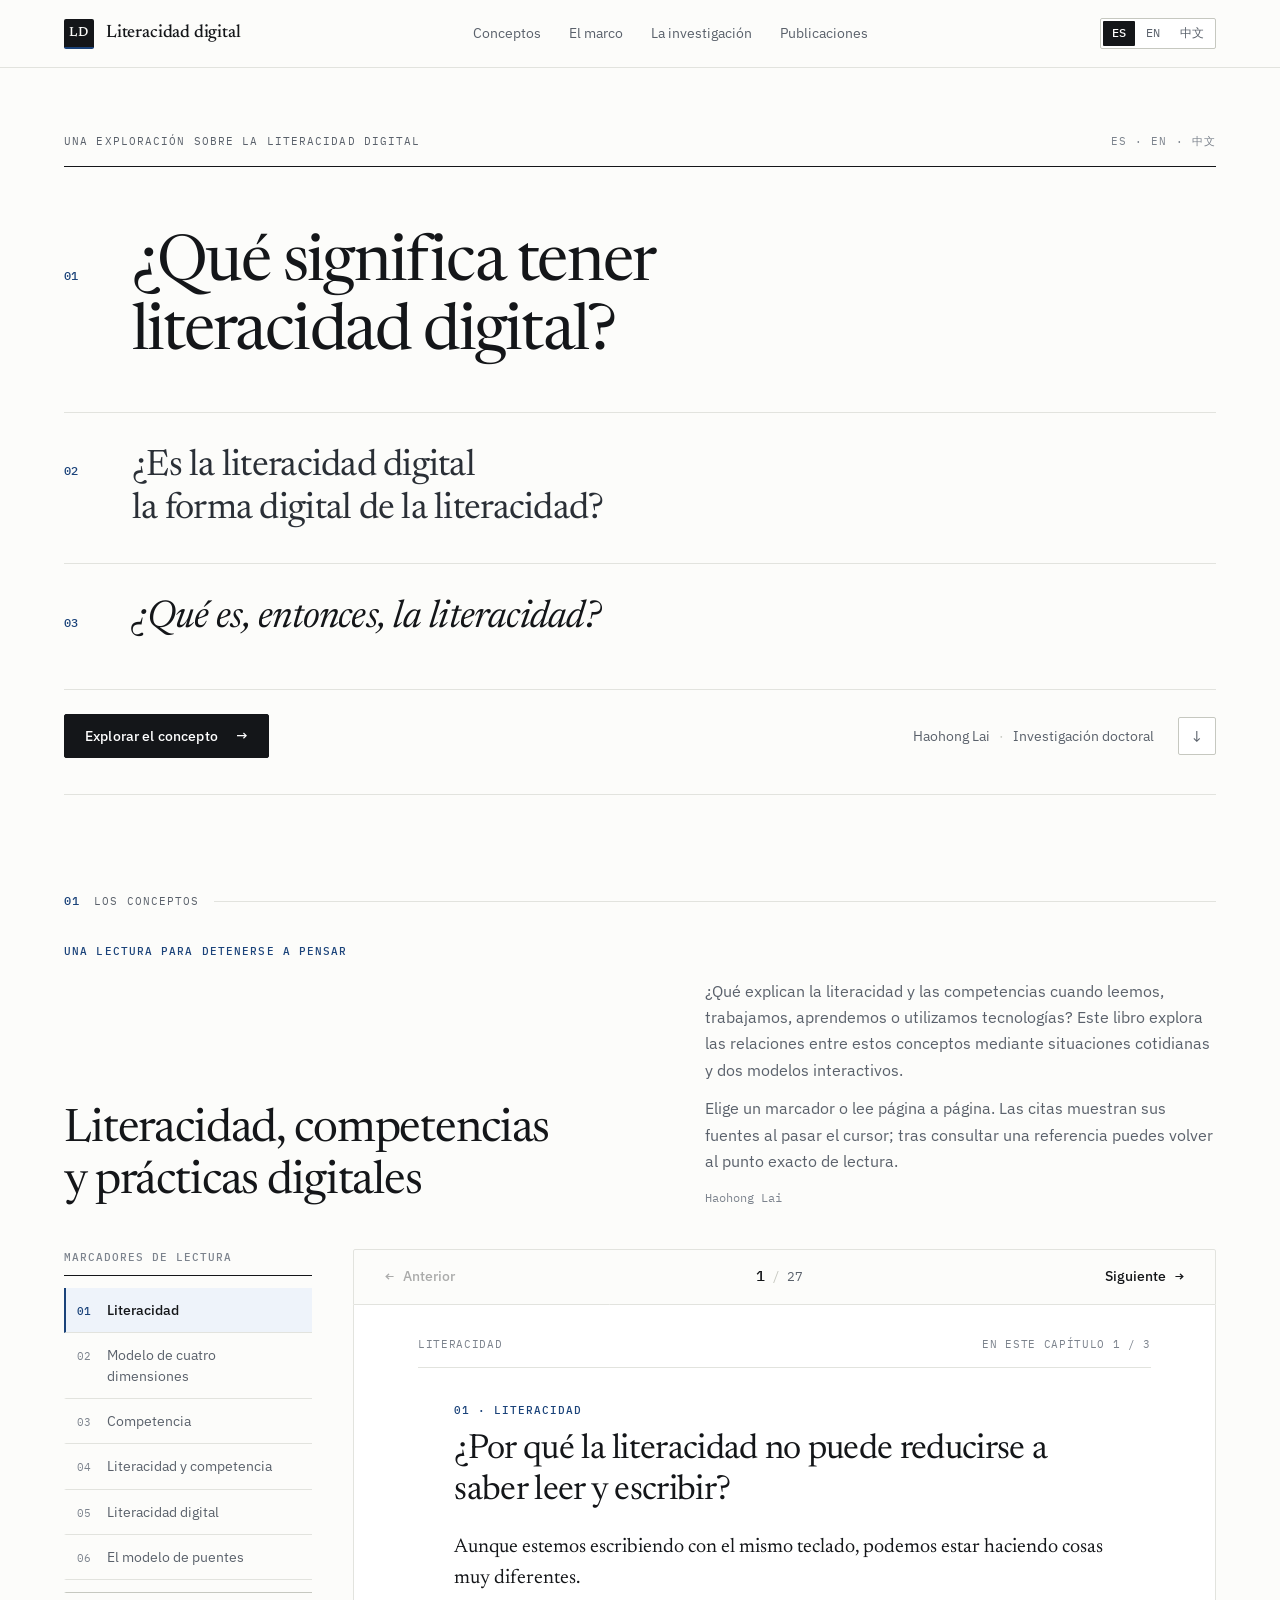
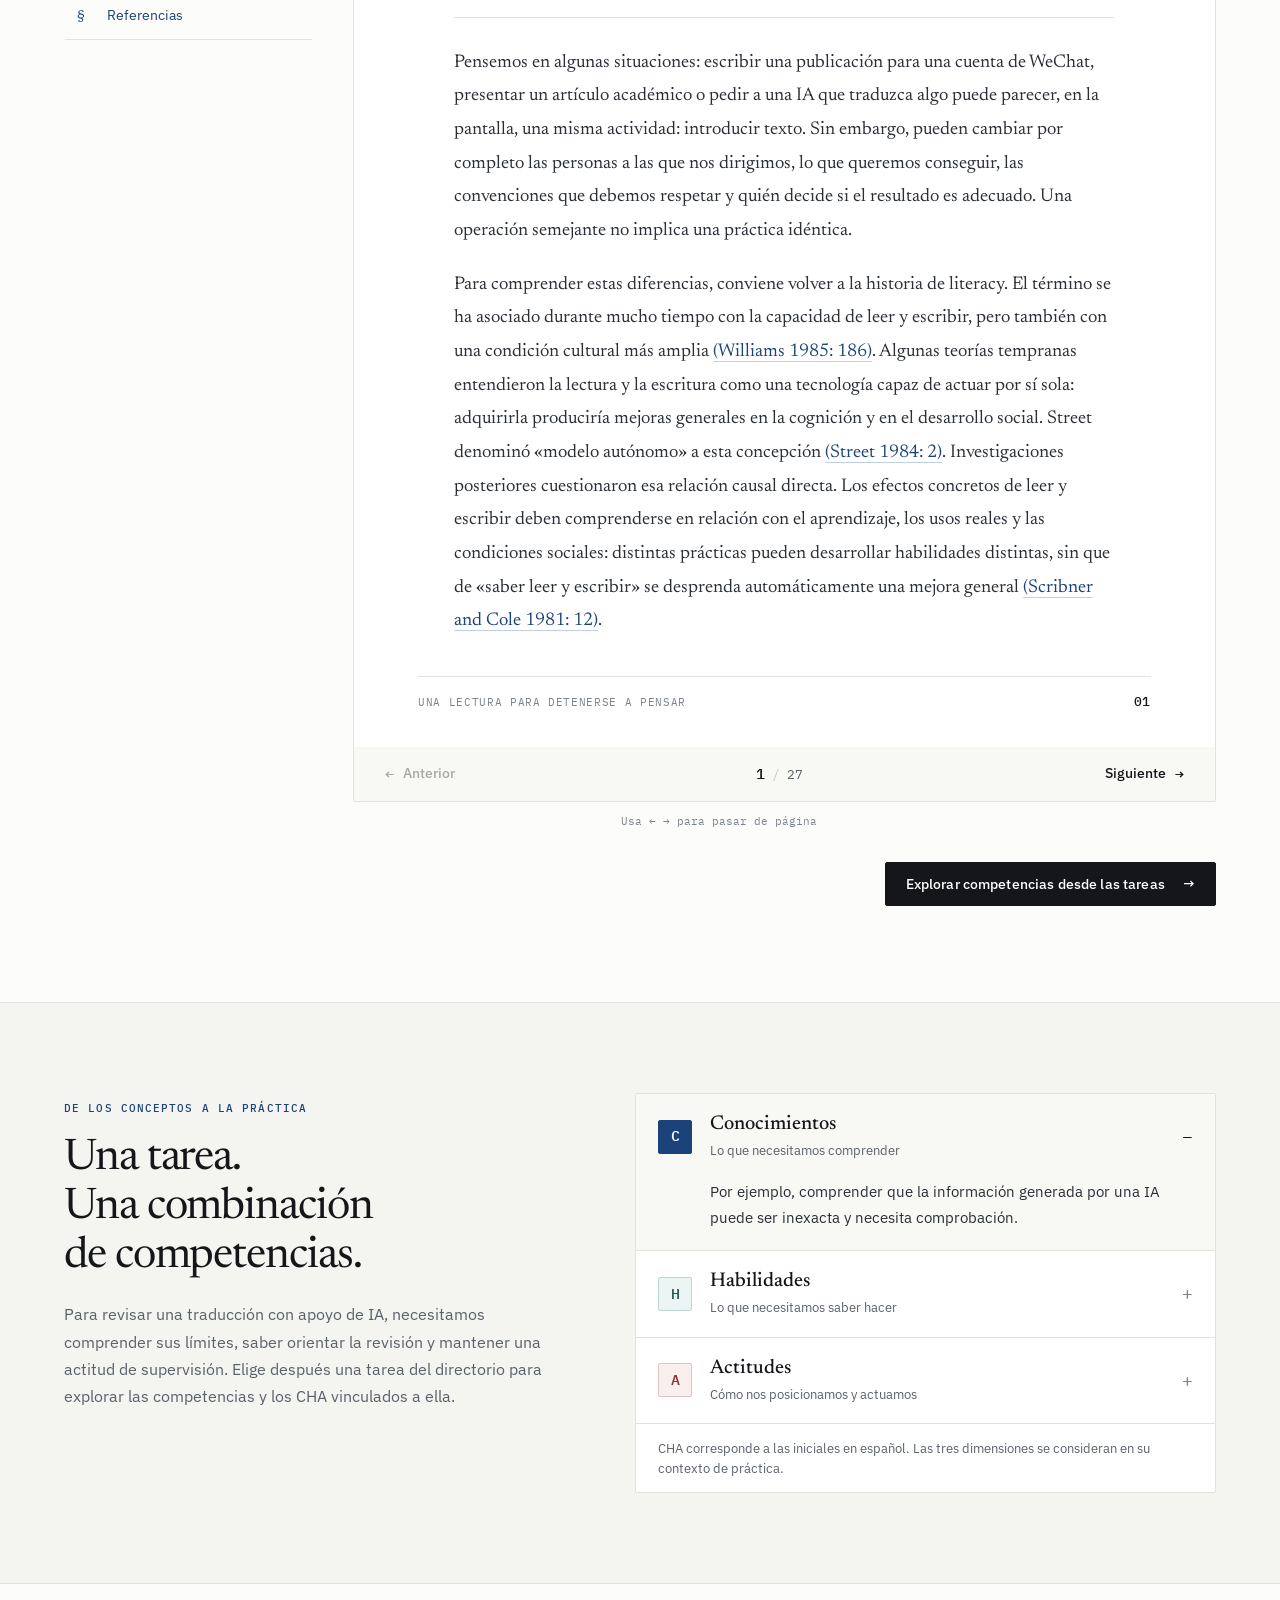
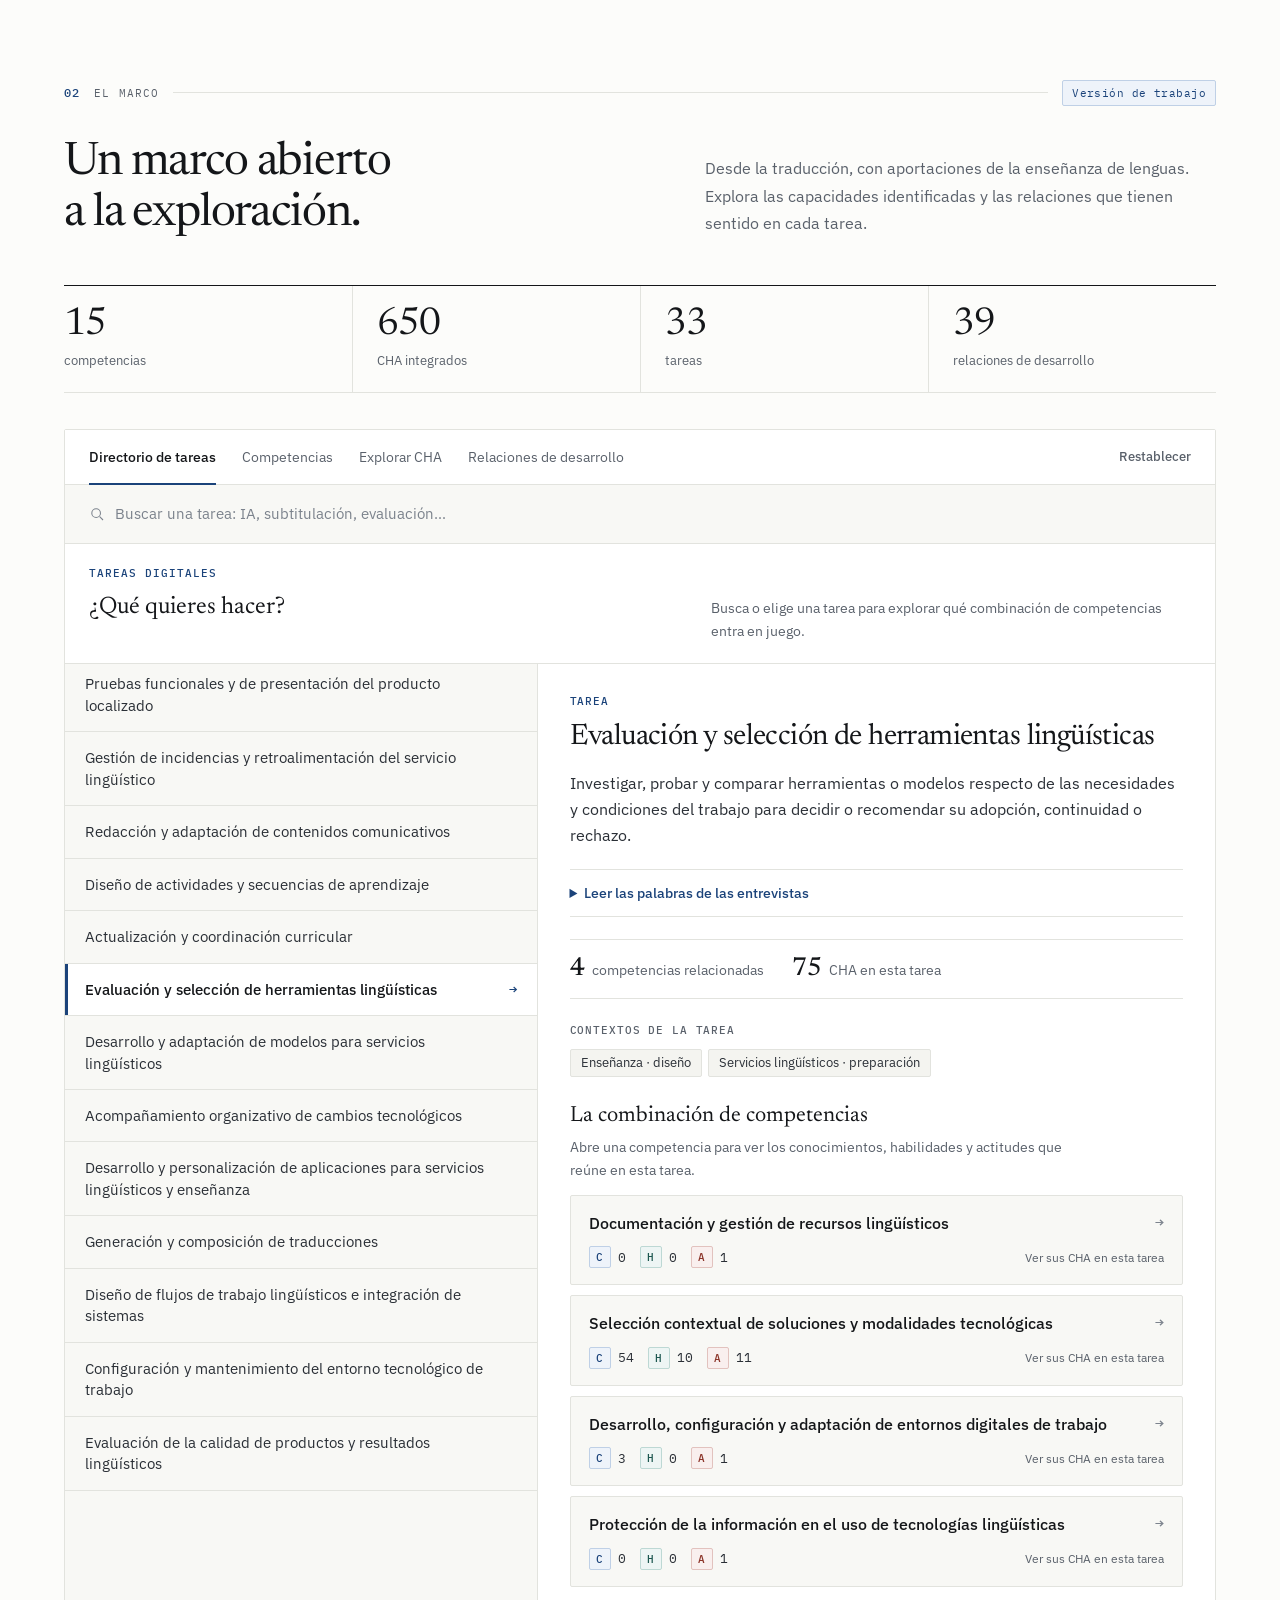
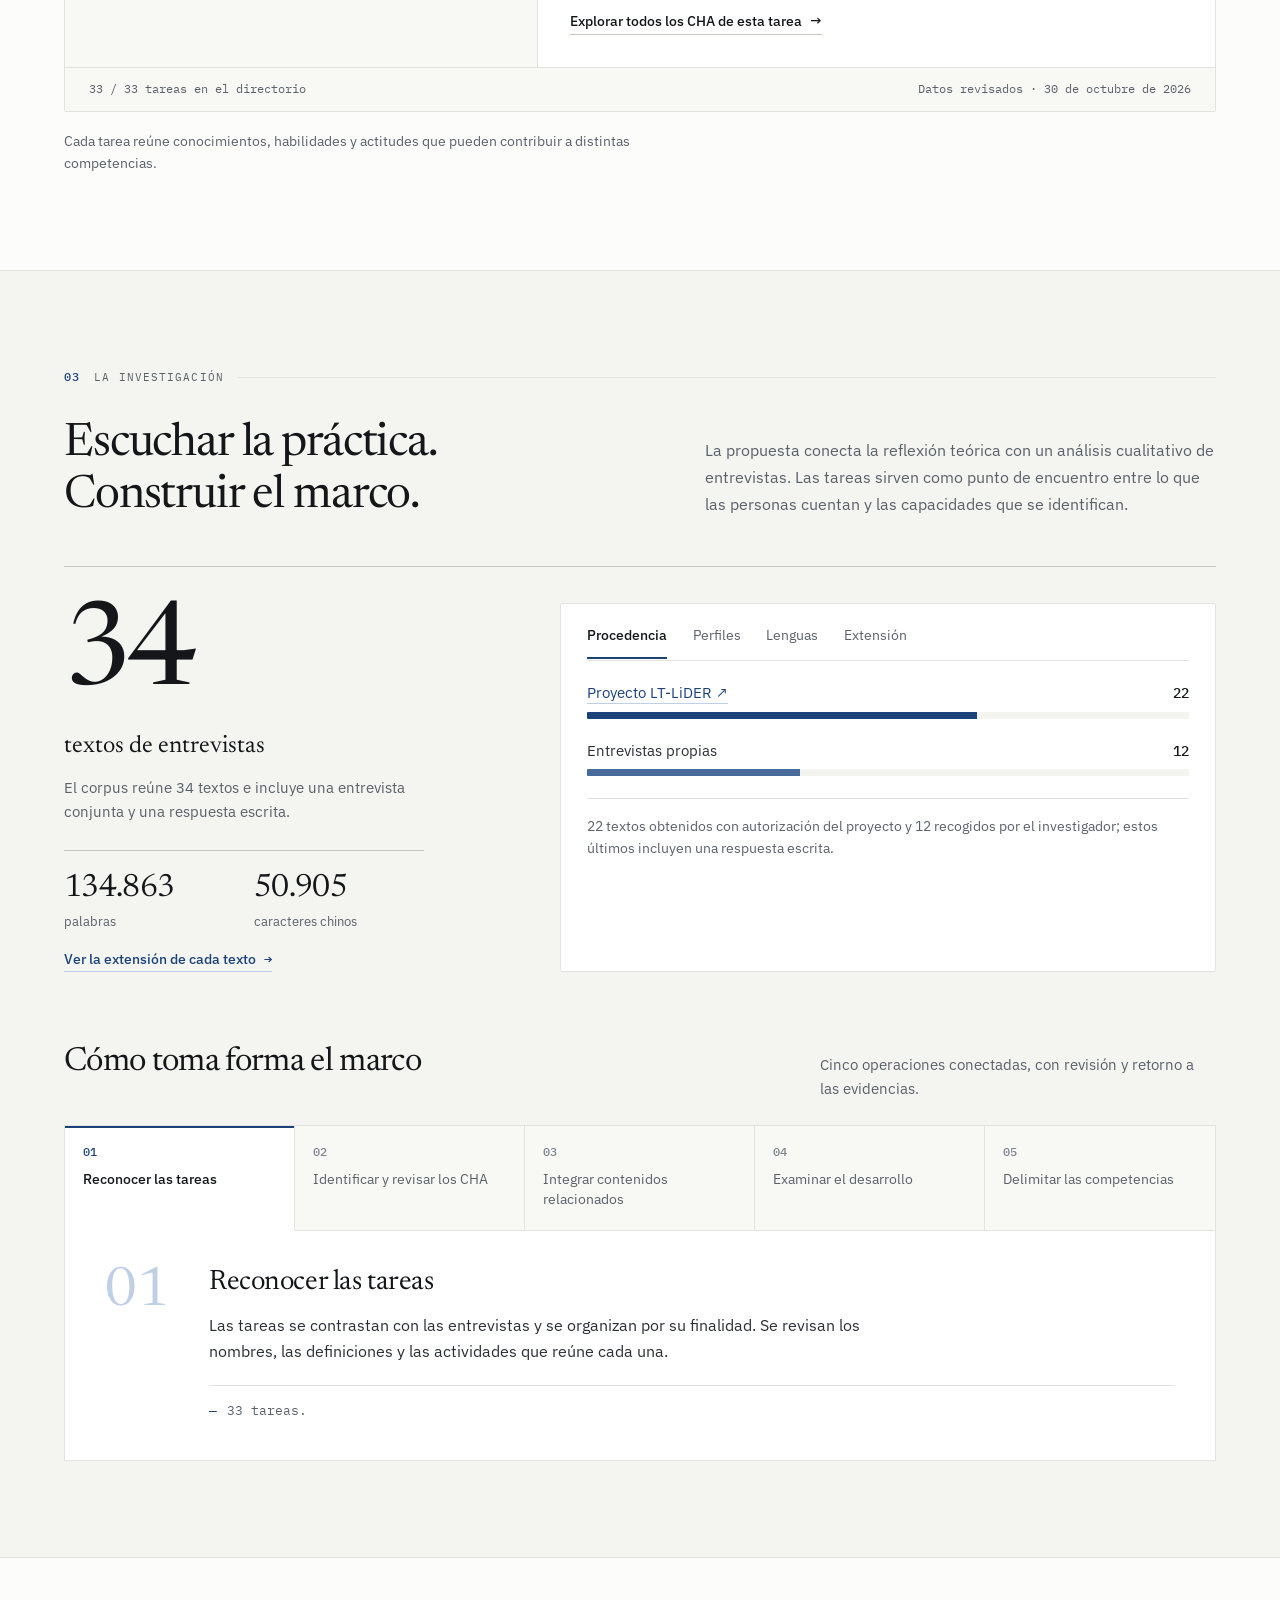
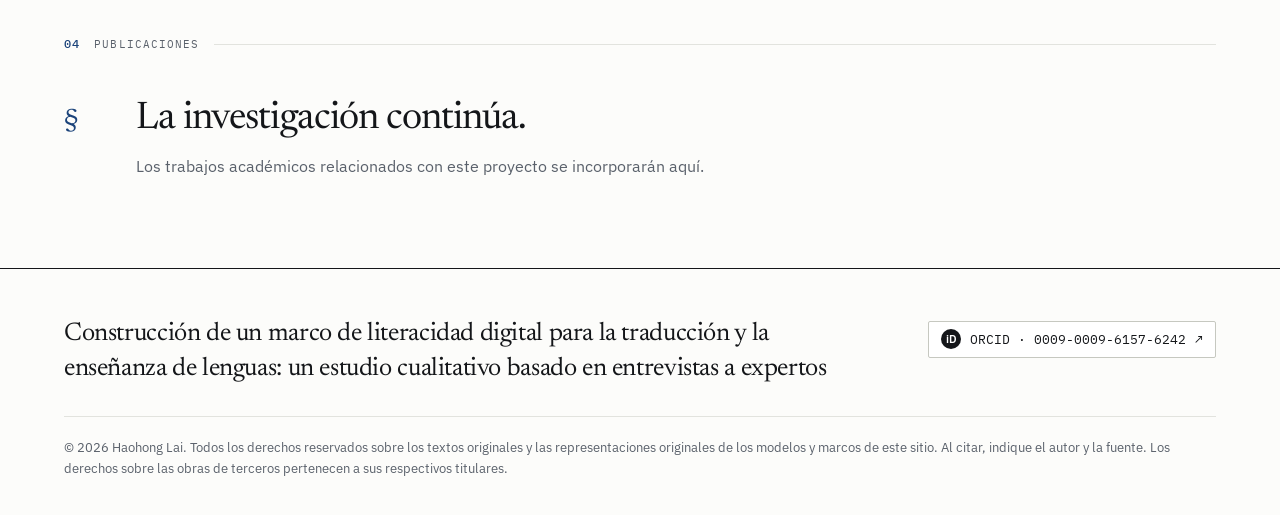
<file: literacidad-digital/index.html>
<!doctype html>
<html lang="es">
<head>
  <meta charset="utf-8">
  <meta name="viewport" content="width=device-width,initial-scale=1">
  <meta name="theme-color" content="#fcfcfa">
  <meta name="description" content="Construcción de un marco de literacidad digital para la traducción y la enseñanza de lenguas: un estudio cualitativo basado en entrevistas a expertos. Haohong Lai.">
  <title>Construcción de un marco de literacidad digital para la traducción y la enseñanza de lenguas: un estudio cualitativo basado en entrevistas a expertos · Haohong Lai</title>
  <link rel="icon" href="favicon.svg?v=20261123-editorial" type="image/svg+xml">
  <link rel="preconnect" href="https://fonts.googleapis.com">
  <link rel="preconnect" href="https://fonts.gstatic.com" crossorigin>
  <link rel="stylesheet" href="https://fonts.googleapis.com/css2?family=IBM+Plex+Mono:wght@400;500&family=IBM+Plex+Sans:ital,wght@0,400;0,500;0,600;1,400&family=Newsreader:ital,opsz,wght@0,6..72,400;0,6..72,500;1,6..72,400;1,6..72,500&family=Noto+Serif+SC:wght@400;500;600&display=swap">
  <link rel="stylesheet" href="styles.css?v=20261123-editorial">
  <link rel="stylesheet" href="concept-book.css?v=20261123-editorial">
  <link rel="stylesheet" href="concept-models.css?v=20261123-editorial">
  <link rel="stylesheet" href="research-interaction.css?v=20261123-editorial">
  <link rel="stylesheet" href="corpus-volume.css?v=20261123-editorial">
  <script src="content.js?v=20261123-editorial" defer></script>
  <script src="task-content.js?v=20261123-editorial" defer></script>
  <script src="data.js?v=20261123-editorial" defer></script>
  <script src="concept-story.js?v=20261123-editorial" defer></script>
  <script src="concept-models.js?v=20261123-editorial" defer></script>
  <script src="concept-book.js?v=20261123-editorial" defer></script>
  <script src="corpus-volume-data.js?v=20261123-editorial" defer></script>
  <script src="corpus-volume.js?v=20261123-editorial" defer></script>
  <script src="app.js?v=20261123-editorial" defer></script>
</head>
<body>
  <a class="skip-link" href="#concepts" data-i18n="skip">Saltar al contenido</a>
  <header class="site-header">
    <a class="brand" href="#home" aria-label="Literacidad digital"><span class="brand-mark" aria-hidden="true">LD</span><span class="brand-name" data-i18n="brand">Literacidad digital</span></a>
    <nav class="main-nav" aria-label="Principal"><a href="#concepts" data-i18n="navConcepts">Conceptos</a><a href="#framework" data-i18n="navFramework">El marco</a><a href="#research" data-i18n="navResearch">La investigación</a><a href="#publications" data-i18n="navPublications">Publicaciones</a></nav>
    <div class="language-switch" role="group" aria-label="Language"><button data-lang="es" aria-pressed="true">ES</button><button data-lang="en" aria-pressed="false">EN</button><button data-lang="zh" aria-pressed="false">中文</button></div>
  </header>
  <main>
    <section id="home" class="hero">
      <div class="hero-topline"><span data-i18n="heroEyebrow">UNA EXPLORACIÓN SOBRE LA LITERACIDAD DIGITAL</span><span class="hero-edition" aria-hidden="true">ES · EN · 中文</span></div>
      <div class="hero-questions">
        <h1 class="hero-question question-one"><span class="question-index" aria-hidden="true">01</span><span data-i18n="question1">¿Qué significa tener<br>literacidad digital?</span></h1>
        <p class="hero-question question-two"><span class="question-index" aria-hidden="true">02</span><span data-i18n="question2">¿Es la literacidad digital<br>la forma digital de la literacidad?</span></p>
        <p class="hero-question question-three"><span class="question-index" aria-hidden="true">03</span><span data-i18n="question3">¿Qué es, entonces, la literacidad?</span></p>
      </div>
      <div class="hero-bottom"><a class="button primary" href="#concepts"><span data-i18n="exploreConcept">Explorar el concepto</span><span aria-hidden="true">→</span></a><span class="hero-author"><span data-i18n="authorName">Haohong Lai</span> <span class="dot">·</span> <span data-i18n="doctoralResearch">Investigación doctoral</span></span><a href="#concepts" class="scroll-cue" aria-label="Scroll"><span aria-hidden="true">↓</span></a></div>
      <div class="hero-line" aria-hidden="true"></div>
    </section>

    <section id="concepts" class="section concepts-section">
      <div class="section-label"><span>01</span><span data-i18n="conceptLabel">LOS CONCEPTOS</span><span class="rule"></span></div>
      <div id="concept-story"></div>
    </section>

    <section class="bridge-section" aria-labelledby="bridge-title">
      <div class="bridge-inner">
        <div class="bridge-copy"><span class="eyebrow" data-i18n="bridgeEyebrow">DE LOS CONCEPTOS A LA PRÁCTICA</span><h2 id="bridge-title" data-i18n="bridgeTitle">Una tarea.<br>Una combinación<br>de competencias.</h2><p data-i18n="bridgeText">Para revisar una traducción con apoyo de IA, necesitamos comprender sus límites, saber orientar la revisión y mantener una actitud de supervisión. Elige después una tarea del directorio para explorar las competencias y los CHA vinculados a ella.</p></div>
        <div class="cha-primer" role="group" aria-label="CHA"><button class="primer-row active" data-primer="C"><span class="primer-letter">C</span><span><strong data-i18n="knowledge">Conocimientos</strong><small data-i18n="knowledgePrompt">Lo que necesitamos comprender</small></span><span class="primer-plus" aria-hidden="true">−</span></button><p class="primer-explanation" id="primer-explanation"></p><button class="primer-row" data-primer="H"><span class="primer-letter">H</span><span><strong data-i18n="skills">Habilidades</strong><small data-i18n="skillsPrompt">Lo que necesitamos saber hacer</small></span><span class="primer-plus" aria-hidden="true">+</span></button><button class="primer-row" data-primer="A"><span class="primer-letter">A</span><span><strong data-i18n="attitudes">Actitudes</strong><small data-i18n="attitudesPrompt">Cómo nos posicionamos y actuamos</small></span><span class="primer-plus" aria-hidden="true">+</span></button><p class="primer-note" data-i18n="chaNote">CHA corresponde a las iniciales en español. Las tres dimensiones se consideran en su contexto de práctica.</p></div>
      </div>
    </section>

    <section id="framework" class="section framework-section">
      <div class="section-label"><span>02</span><span data-i18n="frameworkLabel">EL MARCO</span><span class="rule"></span><span class="version-tag" data-i18n="workingVersion">Versión de trabajo</span></div>
      <div class="section-intro"><h2 data-i18n="frameworkTitle">Un marco abierto<br>a la exploración.</h2><p data-i18n="frameworkIntro">Desde la traducción, con aportaciones de la enseñanza de lenguas. Explora las capacidades identificadas y las relaciones que tienen sentido en cada tarea.</p></div>
      <div class="framework-numbers"><div><strong>15</strong><span data-i18n="competencies">competencias</span></div><div><strong>650</strong><span data-i18n="integratedCHA">CHA integrados</span></div><div><strong>33</strong><span data-i18n="tasks">tareas</span></div><div><strong>39</strong><span data-i18n="developmentRelations">relaciones de desarrollo</span></div></div>
      <div class="explorer">
        <div class="explorer-toolbar"><div class="framework-tabs tabs" role="tablist" aria-label="Framework views"><button role="tab" aria-selected="true" data-view="tasks" data-i18n="viewTasks">Directorio de tareas</button><button role="tab" aria-selected="false" data-view="competencies" data-i18n="viewCompetencies">Competencias</button><button role="tab" aria-selected="false" data-view="cha" data-i18n="viewCHA">Explorar CHA</button><button role="tab" aria-selected="false" data-view="development" data-i18n="viewDevelopment">Relaciones de desarrollo</button></div><button class="text-button reset-button" data-action="reset" data-i18n="reset">Restablecer</button></div>
        <div class="explorer-filters"><label class="search-control"><svg viewBox="0 0 24 24" aria-hidden="true"><circle cx="10.7" cy="10.7" r="6.5"></circle><path d="m16 16 5 5"></path></svg><input type="search" id="framework-search" autocomplete="off" data-placeholder="searchPlaceholder" aria-label="Search"></label><label class="task-control"><span data-i18n="filterTask">Tarea</span><select id="task-filter" aria-label="Task"></select></label></div>
        <div id="explorer-content" class="explorer-content"></div>
        <div class="explorer-bottom"><span id="result-count" role="status" aria-live="polite"></span><span data-i18n="dataDate">Datos revisados · 30 de octubre de 2026</span></div>
      </div>
      <p class="section-footnote" data-i18n="frameworkCaution">Cada tarea reúne conocimientos, habilidades y actitudes que pueden contribuir a distintas competencias.</p>
    </section>

    <section id="research" class="section research-section">
      <div class="research-inner">
        <div class="section-label"><span>03</span><span data-i18n="researchLabel">LA INVESTIGACIÓN</span><span class="rule"></span></div>
        <div class="section-intro"><h2 data-i18n="researchTitle">Escuchar la práctica.<br>Construir el marco.</h2><p data-i18n="researchIntro">La propuesta conecta la reflexión teórica con un análisis cualitativo de entrevistas. Las tareas sirven como punto de encuentro entre lo que las personas cuentan y las capacidades que se identifican.</p></div>
        <div class="research-data"><div class="sample-total"><strong>34</strong><h3 data-i18n="interviewTexts">textos de entrevistas</h3><p data-i18n="sampleNote">El corpus reúne 34 textos e incluye una entrevista conjunta y una respuesta escrita.</p><div id="corpus-volume-summary"></div></div><div class="sample-chart"><div class="tabs sample-tabs" role="tablist" aria-label="Sample"><button role="tab" aria-selected="true" data-chart="origin" data-i18n="chartOrigin">Procedencia</button><button role="tab" aria-selected="false" data-chart="profiles" data-i18n="chartProfiles">Perfiles</button><button role="tab" aria-selected="false" data-chart="languages" data-i18n="chartLanguages">Lenguas</button><button role="tab" aria-selected="false" data-chart="volume" data-i18n="chartVolume">Extensión</button></div><div id="sample-chart-content"></div></div></div>
        <div class="method-heading"><h3 data-i18n="methodTitle">Cómo toma forma el marco</h3><p data-i18n="methodHint">Cinco operaciones conectadas, con revisión y retorno a las evidencias.</p></div>
        <div class="method-layout"><div class="method-steps" id="method-steps" role="tablist" aria-label="Analysis process"></div><div class="method-panel" id="method-panel" role="tabpanel"></div></div>
      </div>
    </section>

    <section id="publications" class="section publications-section"><div class="section-label"><span>04</span><span data-i18n="publicationsLabel">PUBLICACIONES</span><span class="rule"></span></div><div class="publication-empty"><div class="publication-index" aria-hidden="true">§</div><div><h2 data-i18n="publicationsTitle">La investigación continúa.</h2><p data-i18n="publicationsText">Los trabajos académicos relacionados con este proyecto se incorporarán aquí.</p></div></div></section>
  </main>
  <footer class="site-footer">
    <h2 class="footer-thesis" data-i18n="thesisTitle">Construcción de un marco de literacidad digital para la traducción y la enseñanza de lenguas: un estudio cualitativo basado en entrevistas a expertos</h2>
    <a class="footer-orcid" href="https://orcid.org/0009-0009-6157-6242" target="_blank" rel="noopener noreferrer" aria-label="ORCID: 0009-0009-6157-6242"><span class="footer-orcid-mark" aria-hidden="true">iD</span><span>ORCID · 0009-0009-6157-6242</span><span aria-hidden="true">↗</span></a>
    <p class="footer-rights" data-i18n="rightsNotice">© 2026 Haohong Lai. Todos los derechos reservados sobre los textos originales y las representaciones originales de los modelos y marcos de este sitio. Al citar, indique el autor y la fuente. Los derechos sobre las obras de terceros pertenecen a sus respectivos titulares.</p>
  </footer>
  <dialog id="detail-dialog" class="detail-dialog" aria-labelledby="dialog-title"><div class="dialog-heading"><span id="dialog-eyebrow"></span><button id="close-dialog" class="close-button" aria-label="Close">×</button></div><div id="dialog-body"></div></dialog>
  <noscript><p class="noscript-message">Activa JavaScript para explorar el marco y cambiar el idioma. / Enable JavaScript to explore the framework. / 请启用 JavaScript 以浏览框架。</p></noscript>
</body>
</html>
</file>
<file: literacidad-digital/styles.css>
/* Contemporary European Academic Publishing — Core Design System */
:root {
  --paper: #fcfcfa;
  --paper-deep: #f4f4f0;
  --surface-subtle: #f8f8f5;
  --white: #ffffff;
  --ink: #141619;
  --ink-body: #2a2f36;
  --muted: #5a616b;
  --subtle: #7c838d;
  --line: #e2e3de;
  --line-strong: #c6c8c0;
  --accent: #1b437a;
  --accent-hover: #13315b;
  --accent-soft: #eef3fa;
  --accent-line: #bfd0e6;
  --teal: #1d5750;
  --teal-soft: #edf5f4;
  --teal-line: #bdd8d4;
  --oxblood: #8c3429;
  --oxblood-soft: #f9efee;
  --oxblood-line: #e2c2be;

  --font-serif: 'Newsreader', 'Noto Serif SC', 'Source Han Serif SC', 'Songti SC', Georgia, 'Times New Roman', serif;
  --font-sans: 'IBM Plex Sans', -apple-system, BlinkMacSystemFont, 'PingFang SC', 'Hiragino Sans GB', 'Source Han Sans SC', 'Noto Sans CJK SC', 'Microsoft YaHei UI', 'Microsoft YaHei', sans-serif;
  --font-mono: 'IBM Plex Mono', ui-monospace, 'SFMono-Regular', Menlo, Consolas, monospace;
  --font: var(--font-serif);

  --wide: 1240px;
  --gutter: clamp(20px, 5vw, 72px);
  --header-h: 68px;
  --radius: 2px;
}

*,
*::before,
*::after {
  box-sizing: border-box;
}

html {
  scroll-behavior: smooth;
  scroll-padding-top: calc(var(--header-h) + 24px);
}

body {
  margin: 0;
  background: var(--paper);
  color: var(--ink);
  font-family: var(--font-sans);
  font-size: 16px;
  line-height: 1.65;
  -webkit-font-smoothing: antialiased;
  -moz-osx-font-smoothing: grayscale;
  text-rendering: optimizeLegibility;
}

body:has(dialog[open]) {
  overflow: hidden;
}

html[lang="zh"] body {
  font-size: 15px;
  line-height: 1.75;
}

a {
  color: inherit;
  text-decoration: none;
}

button,
input,
select {
  font: inherit;
  color: inherit;
}

button,
a,
input,
select {
  -webkit-tap-highlight-color: transparent;
}

button {
  cursor: pointer;
  border: 0;
  background: none;
  padding: 0;
}

button:disabled {
  cursor: default;
  opacity: 0.4;
}

button:focus-visible,
a:focus-visible,
input:focus-visible,
select:focus-visible {
  outline: 2px solid var(--accent);
  outline-offset: 3px;
}

button,
a {
  touch-action: manipulation;
}

svg {
  display: block;
}

h1,
h2,
h3,
h4,
p {
  margin: 0;
}

h1,
h2,
h3,
h4 {
  font-family: var(--font-serif);
  font-weight: 400;
  color: var(--ink);
}

h2 {
  font-size: clamp(32px, 3.6vw, 50px);
  line-height: 1.12;
  letter-spacing: -0.025em;
}

p {
  max-width: 66ch;
}

::selection {
  background: var(--accent-soft);
  color: var(--accent-hover);
}

[hidden] {
  display: none !important;
}

.skip-link {
  position: fixed;
  left: 16px;
  top: -100px;
  padding: 10px 18px;
  background: var(--ink);
  color: var(--paper);
  font-family: var(--font-sans);
  font-size: 13px;
  z-index: 100;
  border-radius: var(--radius);
}

.skip-link:focus {
  top: 12px;
}

/* Header */
.site-header {
  height: var(--header-h);
  display: flex;
  align-items: center;
  justify-content: space-between;
  gap: 28px;
  padding: 0 var(--gutter);
  position: sticky;
  top: 0;
  background: rgba(252, 252, 250, 0.94);
  backdrop-filter: blur(12px);
  border-bottom: 1px solid var(--line);
  z-index: 30;
}

.brand {
  display: inline-flex;
  align-items: center;
  gap: 12px;
  white-space: nowrap;
}

.brand-mark {
  display: inline-grid;
  place-items: center;
  width: 30px;
  height: 30px;
  background: var(--ink);
  color: var(--paper);
  font-family: var(--font-serif);
  font-size: 13px;
  font-weight: 500;
  letter-spacing: 0.06em;
  border-radius: var(--radius);
  border-bottom: 2px solid var(--accent);
}

.brand-name {
  font-family: var(--font-serif);
  font-size: 18px;
  font-weight: 500;
  letter-spacing: -0.01em;
}

.main-nav {
  display: flex;
  align-items: center;
  gap: 28px;
  font-family: var(--font-sans);
  font-size: 14px;
  font-weight: 400;
  color: var(--muted);
}

.main-nav a {
  position: relative;
  padding: 8px 0;
  transition: color 0.2s ease;
}

.main-nav a::after {
  content: '';
  position: absolute;
  left: 0;
  right: 0;
  bottom: 0;
  height: 1.5px;
  background: var(--accent);
  transform: scaleX(0);
  transform-origin: left;
  transition: transform 0.22s ease;
}

.main-nav a:hover,
.main-nav a.current {
  color: var(--ink);
}

.main-nav a.current {
  font-weight: 500;
}

.main-nav a:hover::after,
.main-nav a.current::after {
  transform: scaleX(1);
}

.language-switch {
  display: inline-flex;
  align-items: center;
  border: 1px solid var(--line-strong);
  border-radius: var(--radius);
  background: var(--white);
  padding: 2px;
  gap: 2px;
  font-family: var(--font-mono);
  font-size: 12px;
  flex-shrink: 0;
}

.language-switch button {
  padding: 5px 9px;
  line-height: 1.2;
  border-radius: 1px;
  color: var(--muted);
  transition: background 0.18s ease, color 0.18s ease;
}

.language-switch button:hover:not([aria-pressed="true"]) {
  color: var(--ink);
  background: var(--paper-deep);
}

.language-switch button[aria-pressed="true"] {
  background: var(--ink);
  color: var(--white);
  font-weight: 500;
}

/* Hero — Swiss Monograph Opening */
.hero {
  max-width: calc(var(--wide) + 2 * var(--gutter));
  margin: 0 auto;
  padding: clamp(36px, 5vw, 68px) var(--gutter) 0;
  position: relative;
}

.hero-topline {
  display: flex;
  justify-content: space-between;
  align-items: center;
  gap: 20px;
  padding-bottom: 16px;
  border-bottom: 1px solid var(--ink);
  font-family: var(--font-mono);
  font-size: 11px;
  letter-spacing: 0.1em;
  color: var(--muted);
  text-transform: uppercase;
}

.hero-edition {
  color: var(--subtle);
  white-space: nowrap;
}

.hero-questions {
  padding: 8px 0 0;
}

.hero-question {
  display: grid;
  grid-template-columns: 56px minmax(0, 1fr);
  align-items: baseline;
  gap: 12px;
  font-family: var(--font-serif);
  width: 100%;
  animation: enter 0.36s ease both;
}

.hero-question > span:last-child {
  max-width: 980px;
}

.question-index {
  font-family: var(--font-mono);
  font-size: 12px;
  font-weight: 500;
  letter-spacing: 0.04em;
  color: var(--accent);
  font-style: normal;
  font-variant-numeric: tabular-nums;
}

.question-one {
  font-size: clamp(38px, 5vw, 68px);
  line-height: 1.07;
  letter-spacing: -0.028em;
  padding: clamp(32px, 4.5vw, 56px) 0 clamp(28px, 3.6vw, 44px);
  border-bottom: 1px solid var(--line);
}

.question-two {
  font-size: clamp(24px, 2.85vw, 40px);
  line-height: 1.18;
  letter-spacing: -0.02em;
  color: var(--ink-body);
  padding: clamp(22px, 2.8vw, 32px) 0;
  border-bottom: 1px solid var(--line);
  animation-delay: 0.04s;
}

.question-three {
  font-size: clamp(26px, 3vw, 42px);
  line-height: 1.18;
  letter-spacing: -0.02em;
  font-style: italic;
  color: var(--ink);
  padding: clamp(22px, 2.8vw, 32px) 0 clamp(32px, 4vw, 48px);
  animation-delay: 0.08s;
}

.hero-bottom {
  display: flex;
  align-items: center;
  gap: 24px;
  padding: 24px 0 36px;
  border-top: 1px solid var(--line);
  animation: enter 0.36s 0.1s ease both;
}

.button {
  display: inline-flex;
  align-items: center;
  justify-content: center;
  gap: 18px;
  min-height: 44px;
  padding: 10px 20px;
  font-family: var(--font-sans);
  font-size: 14px;
  font-weight: 500;
  line-height: 1.2;
  letter-spacing: 0.01em;
  border-radius: var(--radius);
  transition: background 0.2s ease, border-color 0.2s ease, color 0.2s ease;
}

.button.primary {
  background: var(--ink);
  color: var(--white);
  border: 1px solid var(--ink);
}

.button.primary:hover {
  background: var(--accent);
  border-color: var(--accent);
}

.button.outline {
  border: 1px solid var(--line-strong);
  background: var(--white);
  color: var(--ink);
}

.button.outline:hover {
  border-color: var(--ink);
  background: var(--surface-subtle);
}

.hero-author {
  margin-left: auto;
  font-family: var(--font-sans);
  font-size: 14px;
  color: var(--muted);
}

.dot {
  padding: 0 6px;
  color: var(--line-strong);
}

.scroll-cue {
  width: 38px;
  height: 38px;
  border: 1px solid var(--line-strong);
  border-radius: var(--radius);
  display: grid;
  place-items: center;
  font-family: var(--font-mono);
  font-size: 16px;
  color: var(--muted);
  background: var(--white);
  transition: border-color 0.2s ease, color 0.2s ease;
}

.scroll-cue:hover {
  border-color: var(--ink);
  color: var(--ink);
}

.hero-line {
  height: 1px;
  background: var(--line);
  width: 100%;
}

@keyframes enter {
  from {
    opacity: 0;
    transform: translateY(10px);
  }
  to {
    opacity: 1;
    transform: translateY(0);
  }
}

/* Shared Sections */
.section {
  max-width: calc(var(--wide) + 2 * var(--gutter));
  margin: 0 auto;
  padding: clamp(68px, 7.5vw, 108px) var(--gutter);
}

.section-label {
  display: flex;
  align-items: center;
  gap: 14px;
  font-family: var(--font-mono);
  font-size: 11px;
  letter-spacing: 0.1em;
  color: var(--muted);
  text-transform: uppercase;
  margin-bottom: 32px;
}

.section-label > span:first-child {
  color: var(--accent);
  font-weight: 500;
  font-size: 12px;
}

.rule {
  height: 1px;
  background: var(--line);
  flex: 1;
}

.version-tag {
  font-family: var(--font-mono);
  font-size: 11px;
  letter-spacing: 0.04em;
  text-transform: none;
  color: var(--accent);
  background: var(--accent-soft);
  border: 1px solid var(--accent-line);
  padding: 3px 9px;
  border-radius: var(--radius);
  white-space: nowrap;
}

.section-intro {
  display: grid;
  grid-template-columns: minmax(0, 1.05fr) minmax(0, 0.95fr);
  gap: clamp(24px, 6vw, 80px);
  align-items: end;
  margin-bottom: 44px;
}

.section-intro > p {
  font-family: var(--font-sans);
  color: var(--muted);
  font-size: 16px;
  line-height: 1.7;
  max-width: 52ch;
  padding-bottom: 4px;
}

.tabs {
  display: flex;
  gap: 28px;
  border-bottom: 1px solid var(--line);
  font-family: var(--font-sans);
  font-size: 14px;
}

.tabs button {
  padding: 14px 0;
  position: relative;
  color: var(--muted);
  white-space: nowrap;
  line-height: 1.3;
  font-weight: 400;
  transition: color 0.18s ease;
}

.tabs button:hover {
  color: var(--ink);
}

.tabs button[aria-selected="true"] {
  color: var(--ink);
  font-weight: 500;
}

.tabs button::after {
  content: '';
  height: 2px;
  position: absolute;
  left: 0;
  bottom: -1px;
  width: 100%;
  background: var(--accent);
  transform: scaleX(0);
  transform-origin: left;
  transition: transform 0.22s ease;
}

.tabs button[aria-selected="true"]::after {
  transform: scaleX(1);
}

.text-button {
  display: inline-flex;
  gap: 8px;
  align-items: center;
  border-bottom: 1px solid var(--line-strong);
  padding: 3px 0;
  font-family: var(--font-sans);
  font-size: 14px;
  font-weight: 500;
  line-height: 1.35;
  color: var(--ink);
  transition: color 0.18s ease, border-color 0.18s ease;
}

.text-button:hover {
  color: var(--accent);
  border-bottom-color: var(--accent);
}

/* Bridge / CHA Primer Section — Architectural Gallery Stone Band */
.bridge-section {
  background: var(--paper-deep);
  border-top: 1px solid var(--line);
  border-bottom: 1px solid var(--line);
  padding: clamp(64px, 7vw, 96px) var(--gutter);
}

.bridge-inner {
  max-width: var(--wide);
  margin: 0 auto;
  display: grid;
  grid-template-columns: minmax(0, 0.92fr) minmax(0, 1.08fr);
  gap: clamp(32px, 6vw, 88px);
  align-items: start;
}

.eyebrow {
  display: inline-block;
  font-family: var(--font-mono);
  font-size: 11px;
  font-weight: 500;
  letter-spacing: 0.1em;
  text-transform: uppercase;
  color: var(--accent);
}

.bridge-copy h2 {
  font-size: clamp(32px, 3.4vw, 48px);
  line-height: 1.12;
  margin: 16px 0 20px;
}

.bridge-copy p {
  font-family: var(--font-sans);
  color: var(--muted);
  font-size: 16px;
  line-height: 1.7;
  max-width: 48ch;
}

.cha-primer {
  background: var(--white);
  border: 1px solid var(--line);
  border-radius: var(--radius);
}

.primer-row {
  width: 100%;
  display: flex;
  text-align: left;
  gap: 18px;
  align-items: center;
  border-top: 1px solid var(--line);
  padding: 18px 22px;
  transition: background 0.18s ease;
}

.primer-row:first-child {
  border-top: 0;
}

.primer-row:hover {
  background: var(--surface-subtle);
}

.primer-row.active {
  background: var(--surface-subtle);
}

.primer-letter {
  display: inline-grid;
  place-items: center;
  width: 34px;
  height: 34px;
  flex-shrink: 0;
  border-radius: var(--radius);
  font-family: var(--font-mono);
  font-size: 15px;
  font-weight: 500;
  border: 1px solid var(--line-strong);
  background: var(--paper);
  color: var(--ink);
  transition: background 0.18s ease, color 0.18s ease, border-color 0.18s ease;
}

.primer-row[data-primer="C"] .primer-letter {
  background: var(--accent-soft);
  color: var(--accent);
  border-color: var(--accent-line);
}

.primer-row[data-primer="H"] .primer-letter {
  background: var(--teal-soft);
  color: var(--teal);
  border-color: var(--teal-line);
}

.primer-row[data-primer="A"] .primer-letter {
  background: var(--oxblood-soft);
  color: var(--oxblood);
  border-color: var(--oxblood-line);
}

.primer-row.active[data-primer="C"] .primer-letter {
  background: var(--accent);
  color: var(--white);
  border-color: var(--accent);
}

.primer-row.active[data-primer="H"] .primer-letter {
  background: var(--teal);
  color: var(--white);
  border-color: var(--teal);
}

.primer-row.active[data-primer="A"] .primer-letter {
  background: var(--oxblood);
  color: var(--white);
  border-color: var(--oxblood);
}

.primer-row strong {
  display: block;
  font-family: var(--font-serif);
  font-size: 20px;
  font-weight: 500;
  line-height: 1.25;
  color: var(--ink);
}

.primer-row small {
  display: block;
  font-family: var(--font-sans);
  font-size: 13px;
  color: var(--muted);
  margin-top: 3px;
}

.primer-plus {
  margin-left: auto;
  font-family: var(--font-mono);
  font-size: 18px;
  color: var(--subtle);
  padding-left: 8px;
}

.primer-row.active .primer-plus {
  color: var(--ink);
}

.primer-explanation {
  padding: 0 22px 20px 74px;
  background: var(--surface-subtle);
  font-family: var(--font-sans);
  color: var(--ink-body);
  font-size: 15px;
  line-height: 1.7;
  max-width: none;
  animation: enter 0.22s ease both;
}

.primer-note {
  border-top: 1px solid var(--line);
  padding: 14px 22px;
  font-family: var(--font-sans);
  font-size: 12.5px;
  line-height: 1.6;
  color: var(--muted);
  max-width: none;
}

/* Framework Section & Swiss Ruled KPI Bar */
.framework-numbers {
  display: grid;
  grid-template-columns: repeat(4, minmax(0, 1fr));
  border-top: 1px solid var(--ink);
  border-bottom: 1px solid var(--line);
  margin-bottom: 36px;
}

.framework-numbers > div {
  display: flex;
  flex-direction: column;
  gap: 6px;
  padding: 20px 20px 20px 0;
}

.framework-numbers > div + div {
  border-left: 1px solid var(--line);
  padding-left: 24px;
}

.framework-numbers strong {
  font-family: var(--font-serif);
  font-size: clamp(32px, 3vw, 44px);
  font-weight: 400;
  line-height: 1;
  letter-spacing: -0.02em;
  font-variant-numeric: tabular-nums;
  color: var(--ink);
}

.framework-numbers span {
  font-family: var(--font-sans);
  font-size: 13px;
  color: var(--muted);
}

/* Explorer Workspace */
.explorer {
  border: 1px solid var(--line);
  background: var(--white);
  border-radius: var(--radius);
}

.explorer-toolbar {
  display: flex;
  align-items: center;
  justify-content: space-between;
  padding: 0 24px;
  border-bottom: 1px solid var(--line);
  gap: 16px;
  background: var(--white);
}

.framework-tabs {
  border-bottom: 0;
  gap: 26px;
}

.framework-tabs button {
  padding: 18px 0;
  font-size: 14px;
}

.reset-button {
  font-size: 12.5px;
  color: var(--muted);
  border-bottom-color: transparent;
  flex-shrink: 0;
}

.reset-button:hover {
  color: var(--accent);
  border-bottom-color: var(--accent);
}

.explorer-filters {
  padding: 13px 24px;
  display: flex;
  gap: 20px;
  border-bottom: 1px solid var(--line);
  align-items: center;
  background: var(--surface-subtle);
}

.search-control {
  display: flex;
  align-items: center;
  gap: 10px;
  flex: 1;
  min-width: 0;
}

.search-control svg {
  width: 16px;
  height: 16px;
  fill: none;
  stroke: var(--subtle);
  stroke-width: 1.6;
  flex-shrink: 0;
}

.search-control input {
  border: 0;
  background: transparent;
  font-family: var(--font-sans);
  font-size: 14.5px;
  min-width: 0;
  width: 100%;
  padding: 4px 0;
  color: var(--ink);
}

.search-control input::placeholder {
  color: var(--subtle);
}

.task-control {
  display: flex;
  align-items: center;
  gap: 10px;
  font-family: var(--font-sans);
  font-size: 12.5px;
  color: var(--muted);
  max-width: 46%;
}

.task-control select {
  background: var(--white);
  border: 1px solid var(--line-strong);
  padding: 7px 10px;
  border-radius: var(--radius);
  max-width: 310px;
  min-width: 120px;
  width: 100%;
  font-size: 13.5px;
  color: var(--ink);
}

.explorer-content {
  min-height: 500px;
}

/* Task Directory */
.task-directory-intro {
  padding: 20px 24px;
  border-bottom: 1px solid var(--line);
  background: var(--white);
  display: flex;
  flex-wrap: wrap;
  align-items: baseline;
  justify-content: space-between;
  gap: 6px 24px;
}

.task-directory-intro .detail-kicker {
  flex-basis: 100%;
  margin-bottom: 4px;
}

.task-directory-intro h3 {
  font-family: var(--font-serif);
  font-size: 24px;
  line-height: 1.25;
}

.task-directory-intro p {
  font-family: var(--font-sans);
  font-size: 14px;
  color: var(--muted);
  max-width: 60ch;
}

.task-directory-layout {
  display: grid;
  grid-template-columns: minmax(0, 0.82fr) minmax(0, 1.18fr);
  align-items: stretch;
  background: var(--surface-subtle);
}

.task-directory-list {
  position: sticky;
  top: var(--header-h);
  align-self: start;
  max-height: calc(100svh - var(--header-h));
  overflow-y: auto;
  scrollbar-width: thin;
  scrollbar-color: var(--line-strong) transparent;
  background: var(--surface-subtle);
}

.directory-task {
  display: flex;
  align-items: flex-start;
  gap: 12px;
  width: 100%;
  padding: 15px 20px;
  text-align: left;
  border-bottom: 1px solid var(--line);
  font-family: var(--font-sans);
  font-size: 14.5px;
  line-height: 1.48;
  color: var(--ink-body);
  background: transparent;
  transition: background 0.16s ease, color 0.16s ease;
}

.directory-task > span:first-child {
  flex: 1;
  min-width: 0;
}

.directory-task:hover {
  background: var(--paper-deep);
  color: var(--ink);
}

.directory-task.active {
  background: var(--white);
  color: var(--ink);
  font-weight: 500;
  box-shadow: inset 3px 0 0 var(--accent);
}

.directory-arrow {
  margin-left: auto;
  color: var(--subtle);
  font-family: var(--font-mono);
  font-size: 14px;
  opacity: 0;
  transition: opacity 0.16s ease, transform 0.16s ease;
}

.directory-task:hover .directory-arrow,
.directory-task.active .directory-arrow {
  opacity: 1;
  color: var(--accent);
}

.task-detail {
  padding: 28px 32px 32px;
  min-width: 0;
  background: var(--white);
  border-left: 1px solid var(--line);
}

.detail-kicker {
  font-family: var(--font-mono);
  font-size: 11px;
  font-weight: 500;
  letter-spacing: 0.09em;
  text-transform: uppercase;
  color: var(--accent);
  margin-bottom: 10px;
  display: flex;
  align-items: center;
  gap: 10px;
}

.task-detail h3,
.competency-detail h3 {
  font-family: var(--font-serif);
  font-size: clamp(24px, 2.3vw, 31px);
  line-height: 1.2;
  letter-spacing: -0.02em;
  color: var(--ink);
}

.task-definition {
  font-family: var(--font-sans);
  font-size: 15.5px;
  line-height: 1.7;
  margin: 14px 0 20px;
  color: var(--ink-body);
}

.task-definition:empty {
  display: none;
}

.task-summary {
  display: flex;
  gap: 14px 28px;
  flex-wrap: wrap;
  padding: 16px 0;
  margin-top: 4px;
  border-top: 1px solid var(--line);
  border-bottom: 1px solid var(--line);
  font-family: var(--font-sans);
  font-size: 13.5px;
  color: var(--muted);
}

.task-summary > span {
  display: inline-flex;
  align-items: baseline;
  gap: 7px;
}

.task-summary strong {
  font-family: var(--font-serif);
  font-size: 26px;
  font-weight: 500;
  line-height: 1;
  color: var(--ink);
  font-variant-numeric: tabular-nums;
}

.detail-subtitle {
  font-family: var(--font-mono);
  font-size: 11px;
  font-weight: 500;
  letter-spacing: 0.08em;
  color: var(--muted);
  margin: 22px 0 10px;
  text-transform: uppercase;
}

.task-stage-list {
  display: flex;
  flex-wrap: wrap;
  gap: 6px;
}

.task-stage-list span {
  font-family: var(--font-sans);
  font-size: 12.5px;
  line-height: 1.4;
  padding: 4px 10px;
  background: var(--paper-deep);
  border: 1px solid var(--line);
  border-radius: var(--radius);
  color: var(--ink-body);
}

.task-combination-heading {
  margin: 26px 0 14px;
}

.task-combination-heading h4 {
  font-family: var(--font-serif);
  font-size: 22px;
  line-height: 1.25;
  margin-bottom: 6px;
}

.task-combination-heading p {
  font-family: var(--font-sans);
  font-size: 14px;
  line-height: 1.6;
  color: var(--muted);
}

.task-combination {
  display: grid;
  gap: 10px;
}

.task-cap-card {
  border: 1px solid var(--line);
  border-radius: var(--radius);
  padding: 16px 18px;
  text-align: left;
  background: var(--surface-subtle);
  width: 100%;
  transition: background 0.18s ease, border-color 0.18s ease;
}

.task-cap-card:hover {
  background: var(--accent-soft);
  border-color: var(--accent-line);
}

.task-cap-heading {
  display: flex;
  gap: 12px;
  align-items: flex-start;
  font-family: var(--font-sans);
  font-size: 15.5px;
  font-weight: 500;
  line-height: 1.45;
  color: var(--ink);
}

.task-cap-heading > span:last-child {
  margin-left: auto;
  font-family: var(--font-mono);
  font-size: 15px;
  color: var(--subtle);
  transition: color 0.18s ease, transform 0.18s ease;
}

.task-cap-card:hover .task-cap-heading > span:last-child {
  color: var(--accent);
  transform: translateX(2px);
}

.task-cap-bottom {
  display: flex;
  align-items: center;
  justify-content: space-between;
  flex-wrap: wrap;
  gap: 10px;
  margin-top: 12px;
}

.task-cap-link {
  font-family: var(--font-sans);
  font-size: 12px;
  color: var(--muted);
}

.task-cap-card:hover .task-cap-link {
  color: var(--accent);
}

.task-all-cha {
  margin-top: 22px;
}

.task-scope-note {
  font-size: 13px;
  line-height: 1.6;
  color: var(--muted);
  margin-top: 16px;
}

/* Unified Archival C / H / A Type Markers */
.type-counts {
  display: flex;
  gap: 16px;
  border-top: 1px solid var(--line);
  margin-top: 20px;
  padding-top: 16px;
}

.task-cap-card .type-counts {
  border: 0;
  margin: 0;
  padding: 0;
  gap: 14px;
}

.type-counts > span {
  display: inline-flex;
  gap: 7px;
  align-items: center;
  font-family: var(--font-mono);
  font-size: 13px;
  font-variant-numeric: tabular-nums;
  color: var(--ink-body);
}

.type-marker {
  font-style: normal;
  display: inline-grid;
  place-items: center;
  width: 22px;
  height: 22px;
  border-radius: var(--radius);
  font-family: var(--font-mono);
  font-size: 11px;
  font-weight: 500;
  flex-shrink: 0;
  background: var(--accent-soft);
  color: var(--accent);
  border: 1px solid var(--accent-line);
}

.type-marker.H {
  background: var(--teal-soft);
  color: var(--teal);
  border-color: var(--teal-line);
}

.type-marker.A {
  background: var(--oxblood-soft);
  color: var(--oxblood);
  border-color: var(--oxblood-line);
}

/* Competency View */
.competency-layout {
  display: grid;
  grid-template-columns: minmax(0, 0.88fr) minmax(0, 1.12fr);
}

.competency-list {
  height: 580px;
  overflow-y: auto;
  border-right: 1px solid var(--line);
  background: var(--surface-subtle);
  scrollbar-width: thin;
  scrollbar-color: var(--line-strong) transparent;
}

.competency-item {
  width: 100%;
  display: flex;
  gap: 12px;
  padding: 16px 20px;
  text-align: left;
  align-items: flex-start;
  border-bottom: 1px solid var(--line);
  position: relative;
  color: var(--ink-body);
  transition: background 0.16s ease, color 0.16s ease;
}

.competency-item:hover {
  background: var(--paper-deep);
  color: var(--ink);
}

.competency-item.active {
  background: var(--white);
  color: var(--ink);
  font-weight: 500;
}

.competency-item.active::before {
  content: '';
  position: absolute;
  left: 0;
  top: 0;
  bottom: 0;
  width: 3px;
  background: var(--accent);
}

.item-title {
  font-family: var(--font-sans);
  font-size: 15px;
  line-height: 1.48;
}

.competency-detail {
  padding: 28px 32px;
  max-height: 580px;
  overflow-y: auto;
  scrollbar-width: thin;
}

.competency-description {
  font-family: var(--font-sans);
  font-size: 15px;
  line-height: 1.68;
  color: var(--muted);
  margin-top: 12px;
}

.mini-cha {
  display: flex;
  gap: 12px;
  text-align: left;
  width: 100%;
  align-items: flex-start;
  padding: 11px 0;
  border-bottom: 1px solid var(--line);
  font-family: var(--font-sans);
  font-size: 14.5px;
  line-height: 1.5;
  color: var(--ink-body);
  transition: color 0.16s ease;
}

.mini-cha:hover {
  color: var(--accent);
}

.mini-cha .type-marker {
  width: 20px;
  height: 20px;
  font-size: 10.5px;
  margin-top: 2px;
}

.task-chips {
  display: flex;
  flex-wrap: wrap;
  gap: 7px;
}

.task-chip {
  display: inline-block;
  border: 1px solid var(--line-strong);
  font-family: var(--font-sans);
  font-size: 12.5px;
  padding: 4px 10px;
  border-radius: var(--radius);
  background: var(--white);
  color: var(--ink-body);
  line-height: 1.4;
  text-align: left;
  transition: border-color 0.16s ease, color 0.16s ease, background 0.16s ease;
}

.task-chip:hover {
  border-color: var(--accent);
  color: var(--accent);
  background: var(--accent-soft);
}

.view-all {
  margin-top: 18px;
}

/* CHA List & Controls */
.task-context-banner {
  padding: 12px 24px;
  display: flex;
  justify-content: space-between;
  align-items: center;
  gap: 16px;
  background: var(--accent-soft);
  border-bottom: 1px solid var(--accent-line);
  font-family: var(--font-sans);
  font-size: 14px;
}

.task-context-banner > .task-chip {
  border-color: var(--accent-line);
  color: var(--accent);
  font-weight: 500;
}

.task-context-banner .text-button {
  flex-shrink: 0;
  font-size: 13px;
  color: var(--accent);
  border-bottom-color: var(--accent-line);
}

.cha-controls {
  display: flex;
  align-items: center;
  gap: 8px;
  padding: 14px 24px;
  border-bottom: 1px solid var(--line);
  flex-wrap: wrap;
}

.type-filter {
  font-family: var(--font-sans);
  font-size: 13px;
  border: 1px solid var(--line-strong);
  border-radius: var(--radius);
  padding: 5px 12px;
  color: var(--muted);
  background: var(--white);
  transition: background 0.16s ease, color 0.16s ease, border-color 0.16s ease;
}

.type-filter:hover {
  border-color: var(--ink);
  color: var(--ink);
}

.type-filter.active {
  background: var(--ink);
  color: var(--white);
  border-color: var(--ink);
  font-weight: 500;
}

.active-cap-filter {
  display: flex;
  gap: 12px;
  align-items: center;
  padding: 11px 24px;
  background: var(--accent-soft);
  border-bottom: 1px solid var(--accent-line);
  font-family: var(--font-sans);
  font-size: 13.5px;
  color: var(--accent);
}

.active-cap-filter span {
  flex: 1;
  font-weight: 500;
}

.active-cap-filter button {
  font-size: 20px;
  line-height: 1;
  padding: 2px 6px;
  color: var(--accent);
}

.cha-list {
  padding: 0 24px;
}

.cha-row {
  display: flex;
  gap: 14px;
  width: 100%;
  padding: 15px 0;
  border-bottom: 1px solid var(--line);
  text-align: left;
  align-items: flex-start;
  color: var(--ink-body);
  transition: color 0.16s ease;
}

.cha-row:hover {
  color: var(--accent);
}

.cha-row .type-marker {
  margin-top: 2px;
}

.cha-row-title {
  font-family: var(--font-sans);
  font-size: 15.5px;
  line-height: 1.5;
  flex: 1;
}

.row-arrow {
  align-self: center;
  font-family: var(--font-mono);
  font-size: 15px;
  color: var(--subtle);
  transition: color 0.16s ease, transform 0.16s ease;
}

.cha-row:hover .row-arrow {
  color: var(--accent);
  transform: translateX(2px);
}

.pagination {
  display: flex;
  align-items: center;
  justify-content: center;
  padding: 18px 24px;
  gap: 18px;
  font-family: var(--font-mono);
  font-size: 13px;
  color: var(--muted);
}

.pagination button {
  font-family: var(--font-sans);
  font-size: 13.5px;
  padding: 7px 14px;
  border: 1px solid var(--line-strong);
  border-radius: var(--radius);
  background: var(--white);
  color: var(--ink);
  transition: border-color 0.16s ease, background 0.16s ease;
}

.pagination button:hover:enabled {
  border-color: var(--ink);
  background: var(--surface-subtle);
}

.empty-state {
  padding: 64px 28px;
  text-align: center;
  font-family: var(--font-serif);
  font-size: 20px;
  color: var(--muted);
}

.empty-state .text-button {
  margin-top: 16px;
}

.explorer-bottom {
  display: flex;
  justify-content: space-between;
  gap: 20px;
  padding: 12px 24px;
  border-top: 1px solid var(--line);
  background: var(--surface-subtle);
  font-family: var(--font-mono);
  font-size: 11.5px;
  color: var(--muted);
}

.section-footnote {
  font-family: var(--font-sans);
  font-size: 13.5px;
  color: var(--muted);
  max-width: 78ch;
  margin-top: 18px;
  line-height: 1.65;
}

/* Development Relations */
.development-layout {
  display: grid;
  grid-template-columns: 270px minmax(0, 1fr);
  min-height: 500px;
}

.edge-list {
  max-height: 560px;
  overflow-y: auto;
  scrollbar-width: thin;
  scrollbar-color: var(--line-strong) transparent;
  border-right: 1px solid var(--line);
  background: var(--surface-subtle);
}

.edge-button {
  width: 100%;
  text-align: left;
  border-bottom: 1px solid var(--line);
  padding: 14px 18px;
  font-family: var(--font-sans);
  font-size: 13.5px;
  line-height: 1.45;
  color: var(--ink-body);
  transition: background 0.16s ease;
}

.edge-button:hover {
  background: var(--paper-deep);
}

.edge-button.active {
  background: var(--white);
  color: var(--ink);
  box-shadow: inset 3px 0 0 var(--accent);
}

.edge-preview {
  display: -webkit-box;
  -webkit-line-clamp: 2;
  -webkit-box-orient: vertical;
  overflow: hidden;
  font-size: 13.5px;
  line-height: 1.45;
}

.edge-preview-arrow {
  display: block;
  font-family: var(--font-mono);
  font-size: 12px;
  color: var(--accent);
  margin: 4px 0;
}

.edge-detail {
  padding: 28px 32px;
  background: var(--white);
}

.edge-context {
  display: flex;
  flex-wrap: wrap;
  gap: 8px;
  font-size: 13px;
  line-height: 1.4;
  margin: 14px 0 24px;
}

.edge-context-pair {
  display: flex;
  align-items: center;
  flex-wrap: wrap;
  gap: 7px;
}

.edge-context-pair > span {
  font-family: var(--font-sans);
  font-size: 12px;
  padding: 4px 9px;
  background: var(--paper-deep);
  border: 1px solid var(--line);
  border-radius: var(--radius);
  color: var(--muted);
}

.edge-graph {
  display: flex;
  align-items: stretch;
  gap: 16px;
  margin-bottom: 20px;
}

.edge-node {
  border: 1px solid var(--line-strong);
  border-radius: var(--radius);
  background: var(--surface-subtle);
  padding: 20px;
  flex: 1;
  min-width: 0;
  text-align: left;
  font-family: var(--font-serif);
  font-size: 19px;
  line-height: 1.4;
  color: var(--ink);
  transition: background 0.18s ease, border-color 0.18s ease;
}

.edge-node:hover {
  background: var(--accent-soft);
  border-color: var(--accent);
}

.edge-node-title {
  display: block;
  margin-top: 12px;
}

.edge-arrow {
  align-self: center;
  font-family: var(--font-mono);
  font-size: 24px;
  color: var(--accent);
}

.development-link {
  display: grid;
  grid-template-columns: 1fr auto 1fr;
  gap: 12px;
  font-size: 14px;
  line-height: 1.45;
}

/* Interview Verbatim Excerpts */
.interview-evidence {
  margin: 18px 0 22px;
  border-top: 1px solid var(--line);
  border-bottom: 1px solid var(--line);
}

.interview-evidence > summary,
.interview-more > summary {
  cursor: pointer;
  padding: 13px 0;
  font-family: var(--font-sans);
  font-size: 14px;
  font-weight: 500;
  line-height: 1.45;
  color: var(--accent);
}

.interview-evidence > summary:hover,
.interview-more > summary:hover {
  color: var(--accent-hover);
}

.interview-excerpts {
  padding-bottom: 10px;
}

.interview-excerpt {
  margin: 0 0 14px;
  padding: 16px 20px;
  border-left: 2px solid var(--accent);
  background: var(--surface-subtle);
}

.interview-quote {
  margin: 0;
  padding: 0;
  font-family: var(--font-serif);
  font-size: 16.5px;
  line-height: 1.75;
  color: var(--ink);
  white-space: pre-wrap;
  overflow-wrap: anywhere;
  font-weight: 400;
}

.interview-source {
  margin-top: 10px;
  color: var(--muted);
  font-family: var(--font-mono);
  font-size: 11.5px;
  line-height: 1.5;
  overflow-wrap: anywhere;
  font-style: normal;
}

.interview-source-entry {
  display: block;
}

.interview-more {
  margin-top: 2px;
}

.interview-more > summary {
  padding-top: 4px;
  padding-bottom: 14px;
  font-size: 13px;
}

.evidence-scope {
  font-family: var(--font-sans);
  font-size: 13.5px;
  line-height: 1.5;
  margin: 12px 0;
  color: var(--muted);
}

.original-wording {
  margin: 16px 0;
  font-family: var(--font-sans);
  font-size: 13.5px;
  line-height: 1.6;
}

.original-wording summary {
  cursor: pointer;
  color: var(--muted);
}

/* Research Section */
.research-section {
  max-width: none;
  background: var(--paper-deep);
  border-top: 1px solid var(--line);
  border-bottom: 1px solid var(--line);
  padding: clamp(68px, 7.5vw, 108px) var(--gutter);
}

.research-inner {
  max-width: var(--wide);
  margin: 0 auto;
}

.research-data {
  display: grid;
  grid-template-columns: minmax(0, 0.78fr) minmax(0, 1.22fr);
  gap: clamp(32px, 6vw, 84px);
  margin-top: 44px;
  padding-top: 36px;
  border-top: 1px solid var(--line-strong);
}

.sample-total > strong {
  font-family: var(--font-serif);
  font-size: clamp(88px, 9vw, 128px);
  font-weight: 400;
  line-height: 0.95;
  letter-spacing: -0.04em;
  font-variant-numeric: tabular-nums;
  display: block;
  color: var(--ink);
}

.sample-total h3 {
  font-family: var(--font-serif);
  font-size: 24px;
  margin: 14px 0 10px;
}

.sample-total > p {
  font-family: var(--font-sans);
  font-size: 14.5px;
  line-height: 1.65;
  color: var(--muted);
  max-width: 38ch;
}

.sample-chart {
  min-width: 0;
  background: var(--white);
  border: 1px solid var(--line);
  border-radius: var(--radius);
  padding: 20px 26px 26px;
}

.sample-tabs {
  gap: clamp(16px, 2vw, 28px);
  overflow-x: auto;
  padding-bottom: 2px;
  scrollbar-width: thin;
}

.sample-tabs button {
  padding-top: 2px;
  flex-shrink: 0;
}

.bar-row {
  margin-top: 22px;
}

.bar-label {
  display: flex;
  justify-content: space-between;
  align-items: baseline;
  gap: 16px;
  font-family: var(--font-sans);
  font-size: 14.5px;
  margin-bottom: 8px;
  line-height: 1.4;
  color: var(--ink-body);
}

.bar-label > span:last-child {
  font-family: var(--font-mono);
  font-size: 13.5px;
  font-weight: 500;
  font-variant-numeric: tabular-nums;
  color: var(--ink);
}

.bar-track {
  height: 7px;
  background: var(--paper-deep);
  border-radius: 1px;
  overflow: hidden;
}

.bar-fill {
  height: 100%;
  width: var(--bar);
  background: var(--accent);
  transition: width 0.45s cubic-bezier(0.2, 0.7, 0.2, 1);
}

.bar-row:nth-child(2) .bar-fill {
  background: #476c9b;
}

.bar-row:nth-child(3) .bar-fill {
  background: #7d95b5;
}

.bar-row:nth-child(4) .bar-fill {
  background: var(--ink-body);
}

.chart-note {
  font-family: var(--font-sans);
  font-size: 13.5px;
  color: var(--muted);
  margin-top: 22px;
  padding-top: 16px;
  border-top: 1px solid var(--line);
  line-height: 1.65;
  max-width: none;
}

.project-source-link {
  border-bottom: 1px solid var(--accent-line);
  padding-bottom: 1px;
  color: var(--accent);
}

.project-source-link:hover {
  border-bottom-color: var(--accent);
}

.method-heading {
  margin-top: 64px;
  margin-bottom: 24px;
  display: flex;
  align-items: baseline;
  gap: 24px;
  justify-content: space-between;
}

.method-heading h3 {
  font-family: var(--font-serif);
  font-size: clamp(26px, 2.6vw, 34px);
  letter-spacing: -0.02em;
}

.method-heading p {
  font-family: var(--font-sans);
  font-size: 14.5px;
  color: var(--muted);
  max-width: 44ch;
}

/* Publications Section */
.publications-section {
  padding-top: clamp(56px, 6vw, 84px);
  padding-bottom: clamp(56px, 6vw, 84px);
}

.publication-empty {
  display: grid;
  grid-template-columns: 56px minmax(0, 1fr);
  gap: 16px;
  align-items: baseline;
  padding: 12px 0;
}

.publication-index {
  font-family: var(--font-serif);
  font-size: 28px;
  color: var(--accent);
  line-height: 1;
}

.publication-empty h2 {
  font-size: clamp(28px, 3vw, 38px);
  margin-bottom: 12px;
}

.publication-empty p {
  font-family: var(--font-sans);
  font-size: 16px;
  color: var(--muted);
}

/* Footer */
.site-footer {
  border-top: 1px solid var(--ink);
  padding: 48px var(--gutter) 36px;
  max-width: calc(var(--wide) + 2 * var(--gutter));
  margin: 0 auto;
  display: grid;
  grid-template-columns: minmax(0, 1fr) auto;
  column-gap: 56px;
  row-gap: 28px;
  align-items: start;
}

.footer-thesis {
  font-family: var(--font-serif);
  font-size: clamp(21px, 2vw, 28px);
  font-weight: 400;
  line-height: 1.38;
  letter-spacing: -0.015em;
  max-width: 820px;
  text-wrap: pretty;
}

.footer-orcid {
  display: inline-flex;
  align-items: center;
  gap: 9px;
  margin-top: 4px;
  padding: 7px 12px;
  border: 1px solid var(--line-strong);
  border-radius: var(--radius);
  background: var(--white);
  font-family: var(--font-mono);
  font-size: 12.5px;
  color: var(--ink);
  white-space: nowrap;
  transition: border-color 0.18s ease, color 0.18s ease;
}

.footer-orcid:hover {
  border-color: var(--accent);
  color: var(--accent);
}

.footer-orcid-mark {
  display: inline-grid;
  place-items: center;
  width: 20px;
  height: 20px;
  border-radius: 50%;
  background: var(--ink);
  color: var(--white);
  font-family: var(--font-sans);
  font-size: 11px;
  font-weight: 600;
  line-height: 1;
}

.footer-rights {
  grid-column: 1 / -1;
  border-top: 1px solid var(--line);
  padding-top: 20px;
  color: var(--muted);
  font-family: var(--font-sans);
  font-size: 13px;
  line-height: 1.65;
  max-width: 100%;
}

/* Detail Dialog */
.detail-dialog {
  border: 1px solid var(--line-strong);
  border-radius: var(--radius);
  background: var(--white);
  color: var(--ink);
  padding: 0;
  width: min(680px, calc(100% - 32px));
  max-height: 86svh;
  box-shadow: 0 24px 64px rgba(20, 22, 25, 0.18);
  font: inherit;
}

.detail-dialog::backdrop {
  background: rgba(20, 22, 25, 0.45);
  backdrop-filter: blur(3px);
}

.dialog-heading {
  position: sticky;
  top: 0;
  padding: 14px 26px;
  background: var(--surface-subtle);
  display: flex;
  justify-content: space-between;
  align-items: center;
  border-bottom: 1px solid var(--line);
  z-index: 1;
  font-family: var(--font-mono);
  font-size: 11px;
  font-weight: 500;
  letter-spacing: 0.09em;
  text-transform: uppercase;
  color: var(--accent);
}

.close-button {
  font-family: var(--font-sans);
  font-size: 24px;
  width: 34px;
  height: 34px;
  line-height: 1;
  color: var(--muted);
  border-radius: var(--radius);
  transition: background 0.16s ease, color 0.16s ease;
}

.close-button:hover {
  background: var(--paper-deep);
  color: var(--ink);
}

.detail-dialog #dialog-body {
  padding: 26px 28px 30px;
}

.detail-dialog h3 {
  font-family: var(--font-serif);
  font-size: 28px;
  line-height: 1.25;
  letter-spacing: -0.02em;
  margin-bottom: 14px;
}

.detail-dialog p {
  font-family: var(--font-sans);
  color: var(--ink-body);
  font-size: 15px;
  line-height: 1.65;
  margin-bottom: 14px;
}

.dialog-cha-type {
  display: inline-flex;
  align-items: center;
  gap: 8px;
  font-weight: 500;
}

.detail-dialog details {
  margin: 18px 0;
  border-top: 1px solid var(--line);
  border-bottom: 1px solid var(--line);
  padding: 12px 0;
  font-size: 14px;
}

.detail-dialog details p {
  margin-top: 12px;
  font-size: 15px;
}

.task-dialog-browse {
  margin-top: 10px;
}

.source-entry {
  border-top: 1px solid var(--line);
  padding: 18px 0;
}

.source-entry h4 {
  font-family: var(--font-serif);
  font-size: 19px;
  margin-bottom: 6px;
}

.source-entry p {
  font-size: 14.5px;
  color: var(--muted);
  margin-bottom: 8px;
}

.source-entry a {
  font-family: var(--font-sans);
  font-size: 13px;
  font-weight: 500;
  border-bottom: 1px solid var(--accent-line);
  color: var(--accent);
}

.noscript-message {
  padding: 20px;
  font-family: var(--font-sans);
}

/* Motion Reveal */
.reveal {
  opacity: 0;
  transform: translateY(14px);
  transition: opacity 0.5s ease, transform 0.5s ease;
}

.reveal.visible {
  opacity: 1;
  transform: translateY(0);
}

.fade-in {
  animation: enter 0.25s ease both;
}

/* Chinese Typographic Tuning */
html[lang="zh"] h1,
html[lang="zh"] h2,
html[lang="zh"] h3,
html[lang="zh"] h4 {
  letter-spacing: 0;
}

html[lang="zh"] .hero-question {
  line-height: 1.38;
  letter-spacing: 0;
}

html[lang="zh"] .question-one {
  font-size: clamp(32px, 4.1vw, 54px);
  font-weight: 500;
}

html[lang="zh"] .question-two {
  font-size: clamp(22px, 2.5vw, 34px);
}

html[lang="zh"] .question-three {
  font-size: clamp(24px, 2.7vw, 36px);
  font-style: normal;
  color: var(--accent);
}

html[lang="zh"] .section-intro > p,
html[lang="zh"] .bridge-copy p {
  font-size: 15.5px;
  line-height: 1.8;
}

html[lang="zh"] .bridge-copy h2 {
  line-height: 1.32;
}

html[lang="zh"] .task-directory-intro h3 {
  font-size: 22px;
}

html[lang="zh"] .task-detail h3,
html[lang="zh"] .competency-detail h3 {
  font-size: 24px;
  line-height: 1.42;
}

html[lang="zh"] .task-combination-heading h4 {
  font-size: 19px;
}

html[lang="zh"] .footer-thesis {
  font-size: clamp(20px, 1.9vw, 26px);
  line-height: 1.6;
}

html[lang="zh"] .interview-quote {
  font-size: 15.5px;
  line-height: 1.9;
}

/* Responsive Breakpoints */
@media (max-width: 1080px) {
  .main-nav {
    gap: 18px;
  }

  .bridge-inner {
    gap: 40px;
  }

  .framework-numbers {
    grid-template-columns: repeat(2, minmax(0, 1fr));
  }

  .framework-numbers > div:nth-child(3) {
    border-left: 0;
    padding-left: 0;
    border-top: 1px solid var(--line);
  }

  .framework-numbers > div:nth-child(4) {
    border-top: 1px solid var(--line);
  }

  .site-footer {
    grid-template-columns: 1fr;
    row-gap: 22px;
  }

  .footer-orcid {
    justify-self: start;
  }
}

@media (max-width: 820px) {
  .brand-name {
    display: none;
  }

  .section-intro {
    grid-template-columns: 1fr;
    gap: 18px;
    margin-bottom: 32px;
  }

  .bridge-inner {
    grid-template-columns: 1fr;
    gap: 32px;
  }

  .explorer-toolbar {
    flex-wrap: wrap;
    padding: 0 16px;
    gap: 0;
  }

  .framework-tabs {
    width: 100%;
    justify-content: space-between;
    gap: 14px;
    overflow-x: auto;
  }

  .reset-button {
    margin-left: auto;
    padding: 0 0 10px;
  }

  .explorer-filters {
    padding: 12px 16px;
    gap: 12px;
  }

  .task-control > span {
    display: none;
  }

  .task-directory-layout,
  .competency-layout {
    grid-template-columns: 1fr;
  }

  .task-directory-list,
  .competency-list {
    position: static;
    max-height: 250px;
    height: auto;
    border-right: 0;
    border-bottom: 1px solid var(--line);
  }

  .task-detail,
  .competency-detail {
    padding: 22px 20px;
    max-height: none;
    border-left: 0;
  }

  .development-layout {
    grid-template-columns: 1fr;
  }

  .edge-list {
    max-height: 200px;
    border-right: 0;
    border-bottom: 1px solid var(--line);
  }

  .edge-detail {
    padding: 22px 20px;
  }

  .edge-graph {
    flex-direction: column;
    gap: 10px;
  }

  .edge-arrow {
    transform: rotate(90deg);
  }

  .research-data {
    grid-template-columns: 1fr;
    gap: 32px;
  }

  .method-heading {
    flex-direction: column;
    gap: 10px;
  }
}

@media (max-width: 560px) {
  :root {
    --header-h: 96px;
  }

  .site-header {
    height: auto;
    min-height: var(--header-h);
    padding: 12px 20px 8px;
    display: grid;
    grid-template-columns: 1fr auto;
    gap: 8px 12px;
  }

  .brand-name {
    display: inline;
    font-size: 16px;
  }

  .main-nav {
    grid-column: 1 / -1;
    grid-row: 2;
    justify-content: space-between;
    font-size: 13px;
    gap: 8px;
  }

  .language-switch {
    grid-column: 2;
    grid-row: 1;
  }

  .hero-topline {
    font-size: 10px;
  }

  .hero-edition {
    display: none;
  }

  .hero-question {
    grid-template-columns: 34px minmax(0, 1fr);
    gap: 8px;
  }

  .hero-author {
    display: none;
  }

  .hero-bottom {
    justify-content: space-between;
  }

  .primer-row {
    padding: 16px;
    gap: 14px;
  }

  .primer-explanation {
    padding: 0 16px 18px 64px;
  }

  .explorer-filters {
    flex-direction: column;
    align-items: stretch;
  }

  .task-control {
    max-width: 100%;
    width: 100%;
  }

  .task-control select {
    max-width: none;
  }

  .task-control > span {
    display: inline;
  }

  .explorer-bottom {
    flex-direction: column;
    gap: 4px;
    padding: 12px 16px;
  }

  .task-context-banner {
    flex-direction: column;
    align-items: flex-start;
    padding: 12px 16px;
  }

  .cha-controls,
  .cha-list {
    padding-left: 16px;
    padding-right: 16px;
  }

  .sample-chart {
    padding: 16px 18px 20px;
  }

  .publication-empty {
    grid-template-columns: 36px minmax(0, 1fr);
  }

  .development-link {
    grid-template-columns: 1fr;
  }

  .development-link > span:nth-child(2) {
    transform: rotate(90deg);
    justify-self: start;
  }

  .detail-dialog #dialog-body {
    padding: 20px;
  }

  .dialog-heading {
    padding: 12px 20px;
  }
}

@media (prefers-reduced-motion: reduce) {
  html {
    scroll-behavior: auto;
  }
  *,
  *::before,
  *::after {
    animation: none !important;
    transition: none !important;
  }
  .reveal {
    opacity: 1;
    transform: none;
  }
}
</file>
<file: literacidad-digital/concept-book.css>
/* Concept Monograph Reader — Contemporary European Academic Layout */
#concept-story {
  --cb-paper: var(--white, #ffffff);
  --cb-canvas: var(--paper, #fcfcfa);
  --cb-surface: var(--surface-subtle, #f8f8f5);
  --cb-ink: var(--ink, #141619);
  --cb-body: var(--ink-body, #2a2f36);
  --cb-muted: var(--muted, #5a616b);
  --cb-subtle: var(--subtle, #7c838d);
  --cb-line: var(--line, #e2e3de);
  --cb-line-strong: var(--line-strong, #c6c8c0);
  --cb-accent: var(--accent, #1b437a);
  --cb-accent-soft: var(--accent-soft, #eef3fa);
  --cb-accent-line: var(--accent-line, #bfd0e6);
  --cb-header-offset: 68px;
  max-width: var(--wide, 1240px);
  margin: 0 auto;
  color: var(--cb-ink);
}

#concept-story *,
#concept-story *::before,
#concept-story *::after {
  box-sizing: border-box;
}

#concept-story button {
  cursor: pointer;
}

#concept-story button:disabled {
  cursor: default;
  opacity: 0.35;
}

#concept-story [hidden] {
  display: none !important;
}

#concept-story button:focus-visible,
#concept-story a:focus-visible {
  outline: 2px solid var(--cb-accent);
  outline-offset: 3px;
}

/* Reader Introduction */
#concept-story .cb-introduction {
  display: grid;
  grid-template-columns: minmax(0, 1.05fr) minmax(0, 0.95fr);
  column-gap: clamp(28px, 6vw, 80px);
  row-gap: 18px;
  padding: 0 0 40px;
  align-items: end;
}

#concept-story .cb-eyebrow {
  grid-column: 1 / -1;
  color: var(--cb-accent);
  font-family: var(--font-mono);
  font-size: 11px;
  font-weight: 500;
  letter-spacing: 0.1em;
  text-transform: uppercase;
  line-height: 1.5;
}

#concept-story .cb-introduction h2 {
  font-family: var(--font-serif);
  font-size: clamp(32px, 3.6vw, 48px);
  line-height: 1.12;
  letter-spacing: -0.025em;
  margin: 0;
  font-weight: 400;
}

#concept-story .cb-introduction > div > p {
  font-family: var(--font-sans);
  font-size: 15.5px;
  line-height: 1.7;
  color: var(--cb-muted);
  margin: 0 0 12px;
  max-width: 54ch;
}

#concept-story .cb-introduction > div > .cb-reading-note {
  font-family: var(--font-mono);
  font-size: 12px;
  margin: 14px 0 0;
  color: var(--cb-subtle);
}

/* Two-Column Academic Reader: Sticky TOC Left, Luminous Sheet Right */
#concept-story .cb-book-layout {
  display: grid;
  grid-template-columns: 248px minmax(0, 1fr);
  gap: clamp(24px, 3.2vw, 44px);
  align-items: start;
}

#concept-story .cb-bookmarks {
  order: -1;
  position: sticky;
  top: calc(var(--cb-header-offset) + 12px);
}

#concept-story .cb-bookmark-label {
  font-family: var(--font-mono);
  font-size: 11px;
  font-weight: 500;
  line-height: 1.5;
  letter-spacing: 0.09em;
  text-transform: uppercase;
  color: var(--cb-subtle);
  margin: 0 0 12px;
  padding-bottom: 10px;
  border-bottom: 1px solid var(--cb-ink);
}

#concept-story .cb-bookmarks nav {
  display: flex;
  flex-direction: column;
}

#concept-story .cb-bookmarks button {
  display: flex;
  gap: 12px;
  align-items: baseline;
  text-align: left;
  width: 100%;
  border: 0;
  border-left: 2px solid transparent;
  border-bottom: 1px solid var(--cb-line);
  background: transparent;
  padding: 12px 12px 12px 11px;
  font-family: var(--font-sans);
  font-size: 14px;
  line-height: 1.45;
  color: var(--cb-muted);
  transition: background 0.16s ease, color 0.16s ease, border-color 0.16s ease;
}

#concept-story .cb-bookmark-number {
  font-family: var(--font-mono);
  font-size: 11px;
  color: var(--cb-subtle);
  min-width: 18px;
  flex-shrink: 0;
  font-variant-numeric: tabular-nums;
}

#concept-story .cb-bookmarks button:hover:not(.active) {
  background: var(--cb-surface);
  color: var(--cb-ink);
  border-left-color: var(--cb-line-strong);
}

#concept-story .cb-bookmarks button.active {
  background: var(--cb-accent-soft);
  border-left-color: var(--cb-accent);
  color: var(--cb-ink);
  font-weight: 500;
}

#concept-story .cb-bookmarks button.active .cb-bookmark-number {
  color: var(--cb-accent);
}

#concept-story .cb-bookmarks .cb-reference-bookmark {
  margin-top: 12px;
  border-top: 1px solid var(--cb-line-strong);
  color: var(--cb-accent);
}

#concept-story .cb-bookmarks .cb-reference-bookmark .cb-bookmark-number {
  color: var(--cb-accent);
  font-family: var(--font-serif);
  font-size: 14px;
}

#concept-story .cb-bookmarks .cb-reference-bookmark.active {
  background: var(--cb-accent);
  color: var(--cb-paper);
  border-left-color: var(--cb-accent);
}

#concept-story .cb-bookmarks .cb-reference-bookmark.active .cb-bookmark-number {
  color: var(--cb-paper);
}

/* Main Reading Column & Toolbar */
#concept-story .cb-book-main {
  min-width: 0;
}

#concept-story .cb-controls {
  display: flex;
  align-items: center;
  justify-content: space-between;
  gap: 14px;
  min-height: 52px;
  padding: 10px 20px;
  color: var(--cb-muted);
  font-family: var(--font-sans);
  font-size: 13.5px;
}

#concept-story .cb-controls-top {
  position: sticky;
  top: var(--cb-header-offset);
  z-index: 22;
  background: var(--cb-canvas);
  border: 1px solid var(--cb-line);
  border-bottom-color: var(--cb-line);
  border-radius: var(--radius) var(--radius) 0 0;
  flex-wrap: wrap;
}

#concept-story .cb-controls-bottom {
  border: 1px solid var(--cb-line);
  border-top: 0;
  background: var(--cb-surface);
  border-radius: 0 0 var(--radius) var(--radius);
}

#concept-story .cb-nav-button {
  display: inline-flex;
  align-items: center;
  justify-content: center;
  gap: 9px;
  min-height: 34px;
  background: transparent;
  border: 1px solid transparent;
  border-radius: var(--radius);
  padding: 5px 10px;
  font-family: var(--font-sans);
  font-size: 13.5px;
  font-weight: 500;
  line-height: 1.3;
  color: var(--cb-ink);
  transition: background 0.16s ease, border-color 0.16s ease, color 0.16s ease;
}

#concept-story .cb-nav-button:not(:disabled):hover {
  background: var(--cb-paper);
  border-color: var(--cb-line-strong);
  color: var(--cb-accent);
}

#concept-story .cb-nav-button > span[aria-hidden="true"] {
  font-family: var(--font-mono);
  font-size: 15px;
  line-height: 1;
}

#concept-story .cb-page-counter {
  display: inline-flex;
  gap: 7px;
  align-items: baseline;
  font-family: var(--font-mono);
  font-size: 13px;
  font-variant-numeric: lining-nums tabular-nums;
  color: var(--cb-muted);
}

#concept-story .cb-page-counter > span:first-child {
  color: var(--cb-ink);
  font-size: 15px;
  font-weight: 500;
}

#concept-story .cb-counter-divider {
  color: var(--cb-line-strong);
}

#concept-story .cb-return-button {
  display: inline-flex;
  gap: 8px;
  align-items: center;
  justify-content: center;
  min-height: 34px;
  padding: 6px 13px;
  background: var(--cb-accent);
  color: var(--cb-paper);
  font-family: var(--font-sans);
  font-size: 13px;
  font-weight: 500;
  border: 1px solid var(--cb-accent);
  border-radius: var(--radius);
  line-height: 1.3;
  margin-left: auto;
  transition: background 0.16s ease;
}

#concept-story .cb-return-button:hover {
  background: var(--accent-hover, #13315b);
}

#concept-story .cb-keyboard-hint {
  font-family: var(--font-mono);
  font-size: 11px;
  text-align: right;
  color: var(--cb-subtle);
  margin: 10px 2px 0;
}

/* Pure White Editorial Sheet — Zero Skeuomorphism */
#concept-story .cb-page-stage {
  position: relative;
}

#concept-story .cb-paper {
  position: relative;
  min-height: 620px;
  padding: 32px clamp(26px, 5vw, 68px) 36px;
  border-left: 1px solid var(--cb-line);
  border-right: 1px solid var(--cb-line);
  background: var(--cb-paper);
  display: flex;
  flex-direction: column;
}

#concept-story .cb-paper-model {
  padding-left: clamp(24px, 3.6vw, 44px);
  padding-right: clamp(24px, 3.6vw, 44px);
}

#concept-story .cb-running-head {
  display: flex;
  justify-content: space-between;
  gap: 20px;
  align-items: baseline;
  font-family: var(--font-mono);
  font-size: 11px;
  letter-spacing: 0.06em;
  text-transform: uppercase;
  color: var(--cb-subtle);
  border-bottom: 1px solid var(--cb-line);
  padding: 0 0 14px;
  margin-bottom: 34px;
  line-height: 1.45;
}

#concept-story .cb-running-head > span:last-child {
  white-space: nowrap;
  font-variant-numeric: tabular-nums;
}

#concept-story .cb-page-content {
  flex: 1;
  min-width: 0;
}

#concept-story .cb-reading-body {
  max-width: 660px;
  margin: 0 auto;
}

#concept-story .cb-page-heading {
  margin-bottom: 26px;
}

#concept-story .cb-page-kicker {
  font-family: var(--font-mono);
  font-size: 11px;
  font-weight: 500;
  line-height: 1.5;
  letter-spacing: 0.09em;
  text-transform: uppercase;
  color: var(--cb-accent);
  display: block;
  margin-bottom: 12px;
}

#concept-story .cb-page-heading h3 {
  font-family: var(--font-serif);
  font-size: clamp(26px, 2.7vw, 37px);
  line-height: 1.18;
  letter-spacing: -0.02em;
  font-weight: 400;
  margin: 0 0 20px;
  color: var(--cb-ink);
}

#concept-story #book-page-title:focus {
  outline: none;
}

#concept-story .cb-page-heading h3 small,
#concept-story .cb-continuation h3 small,
#concept-story .cb-model-heading h3 small {
  font-family: var(--font-mono);
  font-size: 12px;
  font-weight: 400;
  color: var(--cb-subtle);
  letter-spacing: 0.04em;
  text-transform: uppercase;
  display: inline-block;
  margin-left: 10px;
}

#concept-story .cb-lead {
  font-family: var(--font-serif);
  font-size: 20px;
  line-height: 1.58;
  color: var(--cb-ink);
  margin: 0 0 28px;
  padding-bottom: 22px;
  border-bottom: 1px solid var(--cb-line);
}

#concept-story .cb-continuation {
  margin-bottom: 26px;
  padding-bottom: 18px;
  border-bottom: 1px solid var(--cb-line);
}

#concept-story .cb-continuation .cb-page-kicker {
  margin-bottom: 8px;
}

#concept-story .cb-continuation h3 {
  font-family: var(--font-serif);
  font-size: 23px;
  line-height: 1.32;
  letter-spacing: -0.015em;
  margin: 0;
  font-weight: 400;
}

#concept-story .cb-prose > p {
  font-family: var(--font-serif);
  font-size: 18.5px;
  line-height: 1.82;
  margin: 0 0 20px;
  color: var(--cb-body);
  max-width: none;
  overflow-wrap: break-word;
  hyphens: auto;
}

#concept-story .cb-prose > p:last-child {
  margin-bottom: 0;
}

#concept-story .cb-prose > .cb-source {
  font-family: var(--font-sans);
  font-size: 12.5px;
  line-height: 1.65;
  color: var(--cb-muted);
  padding-top: 14px;
  border-top: 1px solid var(--cb-line);
  margin-top: 26px;
}

#concept-story .cb-source > span {
  display: block;
  font-family: var(--font-mono);
  font-size: 10.5px;
  letter-spacing: 0.08em;
  text-transform: uppercase;
  margin-bottom: 6px;
}

/* Inline Chicago 18 Citations */
#concept-story .cb-citation {
  display: inline;
  color: var(--cb-accent);
  text-decoration: none;
  border-bottom: 1px solid var(--cb-accent-line);
  line-height: inherit;
  border-radius: 1px;
  box-decoration-break: clone;
  -webkit-box-decoration-break: clone;
  transition: color 0.15s ease, background 0.15s ease, border-color 0.15s ease;
}

#concept-story .cb-citation:hover,
#concept-story .cb-citation:focus-visible {
  color: var(--accent-hover, #13315b);
  background: var(--cb-accent-soft);
  border-bottom-color: var(--cb-accent);
}

#concept-story .cb-citation-text {
  color: inherit;
}

/* Callouts: Example, Aside, Comparison */
#concept-story .cb-example {
  padding: 20px 22px;
  border-left: 2px solid var(--cb-ink);
  background: var(--cb-surface);
  margin: 26px 0;
  color: var(--cb-ink);
}

#concept-story .cb-aside {
  border-left: 2px solid var(--cb-accent);
  background: var(--cb-accent-soft);
  padding: 18px 22px;
  margin: 26px 0;
}

#concept-story .cb-example h4,
#concept-story .cb-aside h4,
#concept-story .cb-comparison h4 {
  font-family: var(--font-serif);
  font-size: 20px;
  font-weight: 500;
  line-height: 1.3;
  margin: 0 0 10px;
  letter-spacing: -0.015em;
  color: var(--cb-ink);
}

#concept-story .cb-example p,
#concept-story .cb-aside p {
  font-family: var(--font-sans);
  font-size: 14.5px;
  line-height: 1.72;
  margin: 0 0 12px;
  color: var(--cb-body);
  max-width: none;
}

#concept-story .cb-example p:last-child,
#concept-story .cb-aside p:last-child {
  margin-bottom: 0;
}

#concept-story .cb-comparison {
  margin: 26px 0;
  padding: 22px;
  border: 1px solid var(--cb-line);
  background: var(--cb-surface);
  border-radius: var(--radius);
}

#concept-story .cb-comparison-columns {
  display: grid;
  grid-template-columns: 1fr 1fr;
  gap: 24px;
  margin-top: 16px;
}

#concept-story .cb-comparison-columns > div + div {
  border-left: 1px solid var(--cb-line);
  padding-left: 24px;
}

#concept-story .cb-comparison h5 {
  font-family: var(--font-mono);
  font-size: 11.5px;
  font-weight: 500;
  letter-spacing: 0.06em;
  text-transform: uppercase;
  line-height: 1.5;
  color: var(--cb-accent);
  margin: 0 0 8px;
}

#concept-story .cb-comparison-columns p {
  font-family: var(--font-serif);
  font-size: 17px;
  line-height: 1.65;
  margin: 0;
  color: var(--cb-body);
  max-width: none;
}

#concept-story .cb-comparison > .cb-comparison-note {
  font-family: var(--font-sans);
  font-size: 13.5px;
  line-height: 1.65;
  color: var(--cb-muted);
  margin: 18px 0 0;
  padding-top: 14px;
  border-top: 1px solid var(--cb-line);
  max-width: none;
}

/* Model Wrapper inside Reader */
#concept-story .cb-model-page {
  max-width: 860px;
  margin: 0 auto;
}

#concept-story .cb-model-page .cm {
  margin: 0;
  padding: 0;
  border-top: 0;
}

/* Sheet Footer */
#concept-story .cb-paper-footer {
  display: flex;
  justify-content: space-between;
  align-items: baseline;
  gap: 20px;
  font-family: var(--font-mono);
  font-size: 11px;
  letter-spacing: 0.06em;
  text-transform: uppercase;
  color: var(--cb-subtle);
  border-top: 1px solid var(--cb-line);
  margin-top: 38px;
  padding-top: 16px;
}

#concept-story .cb-folio {
  font-family: var(--font-mono);
  font-size: 13px;
  font-weight: 500;
  line-height: 1;
  color: var(--cb-ink);
  font-variant-numeric: lining-nums tabular-nums;
}

/* Bibliography Page */
#concept-story .cb-reference-list {
  margin: 24px 0 0;
  padding: 0 0 0 26px;
  list-style-type: decimal;
}

#concept-story .cb-reference-entry {
  font-family: var(--font-serif);
  font-size: 16.5px;
  line-height: 1.72;
  padding: 12px 14px;
  margin-bottom: 12px;
  border-bottom: 1px solid var(--cb-line);
  scroll-margin-top: 160px;
  overflow-wrap: anywhere;
}

#concept-story .cb-reference-entry:last-child {
  margin-bottom: 0;
}

#concept-story .cb-reference-entry::marker {
  font-family: var(--font-mono);
  color: var(--cb-subtle);
  font-size: 12px;
}

#concept-story .cb-reference-entry p {
  margin: 0;
  color: var(--cb-body);
  max-width: none;
}

#concept-story .cb-reference-entry em {
  font-style: italic;
}

#concept-story .cb-source-link {
  font-family: var(--font-sans);
  font-size: 13px;
  font-weight: 500;
  line-height: 1.4;
  display: inline-block;
  color: var(--cb-accent);
  border-bottom: 1px solid var(--cb-accent-line);
  text-decoration: none;
  margin-top: 8px;
}

#concept-story .cb-source-link:hover {
  border-bottom-color: var(--cb-accent);
}

#concept-story .cb-reference-highlight,
#concept-story .cb-reference-entry:focus {
  background: var(--cb-accent-soft);
  border-left: 2px solid var(--cb-accent);
  outline: none;
}

/* End CTA */
#concept-story .cb-book-end {
  display: flex;
  justify-content: flex-end;
  margin-top: 32px;
}

/* Citation Hover Tooltip */
.cb-tooltip {
  position: fixed;
  z-index: 100;
  width: min(390px, calc(100vw - 24px));
  max-height: calc(100vh - 24px);
  overflow: auto;
  background: var(--white, #ffffff);
  color: var(--ink, #141619);
  border: 1px solid var(--line-strong, #c6c8c0);
  border-top: 2px solid var(--accent, #1b437a);
  border-radius: var(--radius, 2px);
  box-shadow: 0 12px 32px rgba(20, 22, 25, 0.14);
  padding: 16px 18px;
  font-family: var(--font-serif);
  font-size: 15px;
  line-height: 1.62;
  overflow-wrap: anywhere;
}

.cb-tooltip > p {
  font-family: var(--font-sans);
  font-size: 12px;
  line-height: 1.55;
  color: var(--muted, #5a616b);
  border-top: 1px solid var(--line, #e2e3de);
  margin: 12px 0 0;
  padding-top: 10px;
  max-width: none;
}

.cb-tooltip em {
  font-style: italic;
}

#concept-story .cb-visually-hidden {
  position: absolute;
  width: 1px;
  height: 1px;
  padding: 0;
  margin: -1px;
  overflow: hidden;
  clip: rect(0, 0, 0, 0);
  white-space: nowrap;
  border: 0;
}

#concept-story .cb-mobile-contents {
  display: none;
}

/* Chinese Typographic Calibration */
html[lang="zh"] #concept-story .cb-introduction h2 {
  font-size: clamp(28px, 3vw, 40px);
  line-height: 1.38;
  letter-spacing: 0;
}

html[lang="zh"] #concept-story .cb-introduction > div > p {
  font-size: 15px;
  line-height: 1.82;
}

html[lang="zh"] #concept-story .cb-page-heading h3 {
  font-size: clamp(24px, 2.4vw, 31px);
  line-height: 1.45;
  letter-spacing: 0;
}

html[lang="zh"] #concept-story .cb-lead {
  font-size: 18px;
  line-height: 1.85;
}

html[lang="zh"] #concept-story .cb-prose > p {
  font-size: 17px;
  line-height: 1.98;
  hyphens: none;
}

html[lang="zh"] #concept-story .cb-continuation h3 {
  font-size: 21px;
  line-height: 1.55;
}

html[lang="zh"] #concept-story .cb-example h4,
html[lang="zh"] #concept-story .cb-aside h4,
html[lang="zh"] #concept-story .cb-comparison h4 {
  font-size: 18.5px;
  line-height: 1.5;
}

html[lang="zh"] #concept-story .cb-example p,
html[lang="zh"] #concept-story .cb-aside p,
html[lang="zh"] #concept-story .cb-comparison-columns p {
  font-size: 15px;
  line-height: 1.88;
}

html[lang="zh"] #concept-story .cb-bookmarks button {
  font-size: 14px;
  line-height: 1.55;
}

html[lang="zh"] #concept-story .cb-reference-entry {
  font-size: 15.5px;
  line-height: 1.82;
}

/* Responsive */
@media (max-width: 1020px) {
  #concept-story .cb-book-layout {
    grid-template-columns: 210px minmax(0, 1fr);
    gap: 24px;
  }

  #concept-story .cb-paper {
    padding: 28px 34px 32px;
  }
}

@media (max-width: 880px) {
  #concept-story .cb-introduction {
    grid-template-columns: 1fr;
    gap: 14px;
    padding-bottom: 28px;
  }

  #concept-story .cb-book-layout {
    grid-template-columns: 1fr;
    gap: 20px;
  }

  #concept-story .cb-bookmarks {
    position: static;
    order: -1;
    width: 100%;
  }

  #concept-story .cb-bookmarks nav {
    display: grid;
    grid-template-columns: repeat(3, minmax(0, 1fr));
    gap: 6px;
  }

  #concept-story .cb-bookmarks button {
    border: 1px solid var(--cb-line);
    border-left-width: 2px;
    border-radius: var(--radius);
    padding: 10px 11px;
    background: var(--cb-paper);
  }

  #concept-story .cb-bookmarks .cb-reference-bookmark {
    margin-top: 0;
    grid-column: 1 / -1;
    justify-content: center;
  }

  #concept-story .cb-book-end {
    justify-content: center;
  }
}

@media (max-width: 640px) {
  #concept-story .cb-bookmarks nav {
    grid-template-columns: 1fr 1fr;
  }

  #concept-story .cb-mobile-contents {
    display: inline-block;
    font-family: var(--font-mono);
    font-size: 11px;
    border: 1px solid var(--cb-line-strong);
    border-radius: var(--radius);
    padding: 4px 8px;
    background: var(--cb-paper);
    color: var(--cb-accent);
  }

  #concept-story .cb-controls {
    padding: 8px 12px;
    gap: 8px;
  }

  #concept-story .cb-nav-button {
    font-size: 12.5px;
    padding: 4px 6px;
    gap: 5px;
  }

  #concept-story .cb-return-button {
    flex-basis: 100%;
    margin: 4px 0 0;
  }

  #concept-story .cb-paper {
    min-height: 520px;
    padding: 22px 20px 26px;
  }

  #concept-story .cb-running-head {
    font-size: 10px;
    margin-bottom: 24px;
  }

  #concept-story .cb-comparison-columns {
    grid-template-columns: 1fr;
    gap: 18px;
  }

  #concept-story .cb-comparison-columns > div + div {
    border-left: 0;
    border-top: 1px solid var(--cb-line);
    padding: 16px 0 0;
  }
}

@media (prefers-reduced-motion: reduce) {
  #concept-story *,
  #concept-story *::before,
  #concept-story *::after {
    animation: none !important;
    transition: none !important;
    scroll-behavior: auto !important;
  }
}
</file>
<file: literacidad-digital/concept-models.css>
/* Interactive Conceptual Models — Technical Swiss Editorial Diagrams */
.cm {
  --cm-ink: var(--ink, #141619);
  --cm-body: var(--ink-body, #2a2f36);
  --cm-muted: var(--muted, #5a616b);
  --cm-subtle: var(--subtle, #7c838d);
  --cm-line: var(--line, #e2e3de);
  --cm-line-strong: var(--line-strong, #c6c8c0);
  --cm-surface: var(--surface-subtle, #f8f8f5);
  --cm-paper: var(--paper, #fcfcfa);
  --cm-white: var(--white, #ffffff);
  --cm-accent: var(--accent, #1b437a);
  --cm-accent-soft: var(--accent-soft, #eef3fa);
  --cm-accent-line: var(--accent-line, #bfd0e6);
  --cm-oxblood: var(--oxblood, #8c3429);
  --cm-oxblood-soft: var(--oxblood-soft, #f9efee);
  container-type: inline-size;
  box-sizing: border-box;
  margin: 28px 0 32px;
  padding: 24px 0 20px;
  border: 0;
  border-top: 1px solid var(--cm-line);
  color: var(--cm-ink);
  background: transparent;
  font-family: var(--font-sans);
  overflow: hidden;
}

.cm *,
.cm *::before,
.cm *::after {
  box-sizing: border-box;
}

.cm button {
  font: inherit;
  color: inherit;
  cursor: pointer;
  touch-action: manipulation;
}

.cm button:focus-visible {
  outline: 2px solid var(--cm-accent);
  outline-offset: 3px;
}

.cm svg {
  display: block;
}

.cm .cm-eyebrow {
  display: block;
  font-family: var(--font-mono);
  font-size: 11px;
  font-weight: 500;
  line-height: 1.5;
  letter-spacing: 0.09em;
  text-transform: uppercase;
  color: var(--cm-accent);
}

.cm .cm-heading {
  margin: 0 0 26px;
}

.cm .cm-heading h3 {
  font-family: var(--font-serif);
  font-size: clamp(24px, 2.5vw, 31px);
  line-height: 1.2;
  letter-spacing: -0.02em;
  font-weight: 400;
  margin: 8px 0 10px;
  max-width: 680px;
  color: var(--cm-ink);
}

.cm .cm-heading p {
  font-family: var(--font-sans);
  font-size: 14.5px;
  line-height: 1.65;
  color: var(--cm-muted);
  margin: 0;
  max-width: 64ch;
}

.cm figcaption {
  border-top: 1px solid var(--cm-line);
  margin-top: 24px;
  padding-top: 16px;
}

.cm figcaption p {
  font-family: var(--font-sans);
  font-size: 13px;
  line-height: 1.65;
  color: var(--cm-muted);
  margin: 0;
  max-width: none;
}

/* Model 1: Four Interrelated Dimensions */
.cm .cm-dim-layout {
  display: grid;
  grid-template-columns: minmax(0, 1.15fr) minmax(0, 1fr);
  gap: 32px;
  align-items: center;
}

.cm .cm-orbit {
  position: relative;
  width: 100%;
  aspect-ratio: 480 / 440;
  min-width: 0;
  max-width: 450px;
  margin: auto;
}

.cm .cm-ring {
  width: 100%;
  height: 100%;
  position: absolute;
  inset: 0;
  fill: none;
  stroke: var(--cm-line-strong);
  stroke-width: 1;
}

.cm .cm-ring-inner {
  stroke: var(--cm-line);
  stroke-dasharray: 2 5;
}

.cm .cm-ring path {
  stroke: var(--cm-line-strong);
  stroke-width: 1.25;
  transition: stroke 0.25s ease, stroke-width 0.25s ease;
}

.cm .cm-ring path.is-active {
  stroke: var(--cm-accent);
  stroke-width: 2.5;
}

.cm .cm-orbit-center {
  position: absolute;
  left: 50%;
  top: 50%;
  transform: translate(-50%, -50%);
  width: 37%;
  aspect-ratio: 1;
  display: flex;
  align-items: center;
  justify-content: center;
  flex-direction: column;
  border: 1px solid var(--cm-line-strong);
  border-radius: 50%;
  padding: 14px;
  background: var(--cm-surface);
  text-align: center;
}

.cm .cm-orbit-center > span {
  font-family: var(--font-serif);
  font-size: clamp(19px, 3.2cqi, 26px);
  line-height: 1.15;
  letter-spacing: -0.02em;
  color: var(--cm-ink);
}

.cm .cm-orbit-center p {
  font-family: var(--font-sans);
  font-size: 11px;
  line-height: 1.45;
  color: var(--cm-muted);
  margin: 7px 0 0;
  max-width: 120px;
}

.cm .cm-dimension {
  position: absolute;
  display: flex;
  gap: 6px;
  align-items: center;
  justify-content: center;
  flex-direction: column;
  width: 34%;
  min-height: 66px;
  border: 1px solid var(--cm-line-strong);
  border-radius: var(--radius, 2px);
  padding: 9px 8px;
  background: var(--cm-white);
  text-align: center;
  font-family: var(--font-sans);
  font-size: 12.5px;
  font-weight: 500;
  line-height: 1.3;
  color: var(--cm-ink);
  transition: background 0.18s ease, border-color 0.18s ease, color 0.18s ease;
  z-index: 1;
}

.cm .cm-dimension svg {
  width: 18px;
  height: 18px;
  fill: none;
  stroke: currentColor;
  stroke-width: 1.5;
  stroke-linecap: round;
  stroke-linejoin: round;
  flex-shrink: 0;
}

.cm .cm-dimension[aria-pressed="true"] {
  background: var(--cm-accent);
  color: var(--cm-white);
  border-color: var(--cm-accent);
}

.cm .cm-dimension:hover:not([aria-pressed="true"]) {
  background: var(--cm-accent-soft);
  border-color: var(--cm-accent-line);
  color: var(--cm-accent);
}

.cm .cm-dimension-0 {
  left: 50%;
  top: 0;
  transform: translateX(-50%);
}

.cm .cm-dimension-1 {
  right: 0;
  top: 50%;
  transform: translateY(-50%);
}

.cm .cm-dimension-2 {
  left: 50%;
  bottom: 0;
  transform: translateX(-50%);
}

.cm .cm-dimension-3 {
  left: 0;
  top: 50%;
  transform: translateY(-50%);
}

.cm .cm-dim-detail {
  padding-left: 26px;
  border-left: 1px solid var(--cm-line);
  min-width: 0;
}

.cm .cm-dim-detail h4 {
  font-family: var(--font-serif);
  font-size: 26px;
  line-height: 1.2;
  font-weight: 400;
  margin: 10px 0 14px;
  letter-spacing: -0.02em;
  color: var(--cm-ink);
}

.cm .cm-detail-text {
  font-family: var(--font-sans);
  font-size: 15px;
  line-height: 1.72;
  color: var(--cm-body);
  margin: 0;
  max-width: none;
}

.cm .cm-example {
  margin-top: 20px;
  padding: 15px 18px;
  background: var(--cm-surface);
  border-left: 2px solid var(--cm-accent);
}

.cm .cm-example > span {
  font-family: var(--font-mono);
  font-size: 11px;
  font-weight: 500;
  letter-spacing: 0.05em;
  color: var(--cm-accent);
  display: block;
  margin-bottom: 6px;
}

.cm .cm-example p {
  font-family: var(--font-serif);
  font-size: 16px;
  line-height: 1.62;
  margin: 0;
  color: var(--cm-body);
}

/* Model 2: Two-Way Open Bridge Explorer */
.cm.cm-bridges {
  --cm-flow-out: var(--cm-accent);
  --cm-flow-back: var(--cm-oxblood);
}

.cm .cm-weave-toolbar {
  display: flex;
  justify-content: space-between;
  align-items: center;
  gap: 14px;
  margin: 22px 0 18px;
}

.cm .cm-flow-choices {
  display: inline-flex;
  gap: 2px;
  background: var(--paper-deep, #f4f4f0);
  padding: 3px;
  border: 1px solid var(--cm-line);
  border-radius: var(--radius, 2px);
}

.cm .cm-flow-choices button {
  padding: 7px 14px;
  border: 0;
  border-radius: 1px;
  background: transparent;
  color: var(--cm-muted);
  font-family: var(--font-sans);
  font-size: 13px;
  font-weight: 500;
  line-height: 1.3;
  transition: background 0.18s ease, color 0.18s ease;
}

.cm .cm-flow-choices button:hover:not([aria-pressed="true"]) {
  color: var(--cm-ink);
}

.cm .cm-flow-choices button[aria-pressed="true"] {
  background: var(--cm-white);
  color: var(--cm-ink);
  box-shadow: 0 1px 2px rgba(20, 22, 25, 0.08);
}

.cm .cm-motion-toggle {
  display: inline-flex;
  align-items: center;
  gap: 7px;
  border: 1px solid var(--cm-line-strong);
  border-radius: var(--radius, 2px);
  background: var(--cm-white);
  padding: 6px 11px;
  color: var(--cm-muted);
  font-family: var(--font-mono);
  font-size: 11.5px;
  white-space: nowrap;
  transition: border-color 0.16s ease, color 0.16s ease;
}

.cm .cm-motion-toggle:hover:not(:disabled) {
  border-color: var(--cm-ink);
  color: var(--cm-ink);
}

.cm .cm-motion-toggle [data-cm-motion-icon] {
  font-size: 13px;
  min-width: 12px;
  text-align: center;
}

.cm .cm-motion-toggle:disabled {
  opacity: 0.55;
  cursor: default;
}

.cm .cm-flow-legend {
  display: flex;
  gap: 24px;
  flex-wrap: wrap;
  padding: 0 0 14px;
  border-bottom: 1px solid var(--cm-line);
}

.cm .cm-flow-key {
  display: inline-flex;
  align-items: center;
  gap: 8px;
  font-family: var(--font-sans);
  font-size: 13px;
  font-weight: 500;
  line-height: 1.4;
  transition: opacity 0.25s ease;
}

.cm .cm-flow-key i {
  font-family: var(--font-mono);
  font-size: 16px;
  font-style: normal;
  line-height: 1;
}

.cm .cm-flow-key-out {
  color: var(--cm-flow-out);
}

.cm .cm-flow-key-back {
  color: var(--cm-flow-back);
}

.cm .cm-weave-scene {
  position: relative;
  display: grid;
  grid-template-columns: minmax(0, 0.94fr) minmax(96px, 0.56fr) minmax(0, 1.15fr);
  align-items: center;
  min-height: 440px;
  margin: 20px 0;
  isolation: isolate;
}

.cm .cm-weave-wires {
  position: absolute;
  inset: 0;
  width: 100%;
  height: 100%;
  fill: none;
  overflow: visible;
  pointer-events: none;
  z-index: 0;
}

.cm .cm-weave-wires marker path {
  fill: none;
  stroke: context-stroke;
  stroke-width: 1.5;
  stroke-linecap: round;
  stroke-linejoin: round;
}

.cm .cm-wire {
  fill: none;
  stroke-width: 1.25;
  opacity: 0.2;
  transition: opacity 0.3s ease, stroke-width 0.3s ease;
  stroke-linecap: round;
}

.cm .cm-wire-out {
  stroke: var(--cm-flow-out);
}

.cm .cm-wire-back {
  stroke: var(--cm-flow-back);
}

.cm .cm-weave-link.is-active .cm-wire {
  opacity: 0.85;
  stroke-width: 1.6;
}

.cm .cm-weave-open-link .cm-wire {
  stroke-dasharray: 3 6;
  opacity: 0.28;
}

.cm .cm-flow-stroke {
  fill: none;
  stroke-width: 2.6;
  stroke-linecap: round;
  stroke-dasharray: 4 96;
  opacity: 0;
  animation: cm-stream 4.6s linear infinite;
  animation-play-state: paused;
  transition: opacity 0.3s ease;
}

.cm .cm-flow-out {
  stroke: var(--cm-flow-out);
}

.cm .cm-flow-back {
  stroke: var(--cm-flow-back);
  animation-delay: -2.3s;
}

.cm .cm-weave-link.is-active .cm-flow-stroke {
  opacity: 1;
}

.cm[data-cm-visible="true"][data-cm-paused="false"] .cm-weave-link.is-active .cm-flow-stroke {
  animation-play-state: running;
}

.cm[data-cm-paused="true"] .cm-weave-link .cm-flow-stroke {
  opacity: 0;
}

.cm[data-cm-flow="out"] .cm-weave-link .cm-wire-back,
.cm[data-cm-flow="back"] .cm-weave-link .cm-wire-out {
  opacity: 0.05;
}

.cm[data-cm-flow="out"] .cm-weave-link .cm-flow-back,
.cm[data-cm-flow="back"] .cm-weave-link .cm-flow-out {
  opacity: 0;
  animation-play-state: paused !important;
}

.cm[data-cm-flow="out"] .cm-flow-key-back,
.cm[data-cm-flow="back"] .cm-flow-key-out {
  opacity: 0.3;
}

/* Sharp Architectural Anchor Card (Replaces green radial-gradient rounded blob) */
.cm .cm-weave-origin {
  position: relative;
  grid-column: 1;
  padding: 24px 22px 22px;
  color: var(--cm-white);
  background: var(--cm-ink);
  border: 1px solid var(--cm-ink);
  border-top: 3px solid var(--cm-accent);
  border-radius: var(--radius, 2px);
  z-index: 1;
}

.cm .cm-weave-origin-label {
  display: block;
  font-family: var(--font-mono);
  font-size: 10.5px;
  letter-spacing: 0.07em;
  text-transform: uppercase;
  line-height: 1.5;
  color: #aeb6c2;
  max-width: 210px;
}

.cm .cm-weave-origin h4 {
  font-family: var(--font-serif);
  font-size: 28px;
  line-height: 1.18;
  letter-spacing: -0.02em;
  font-weight: 400;
  margin: 12px 0 22px;
  color: var(--cm-white);
}

.cm .cm-weave-dimensions {
  display: grid;
  grid-template-columns: 1fr 1fr;
  gap: 16px 14px;
  padding-top: 18px;
  border-top: 1px solid rgba(255, 255, 255, 0.16);
}

.cm .cm-weave-dimensions > span {
  display: flex;
  flex-direction: column;
  align-items: flex-start;
  gap: 7px;
  font-family: var(--font-sans);
  font-size: 12.5px;
  line-height: 1.4;
  color: #e4e7ec;
}

.cm .cm-weave-dimensions svg {
  width: 17px;
  height: 17px;
  fill: none;
  stroke: #8eb0dc;
  stroke-width: 1.4;
  stroke-linecap: round;
  stroke-linejoin: round;
}

.cm .cm-weave-origin-port {
  position: absolute;
  right: -5px;
  top: calc(50% - 5px);
  width: 10px;
  height: 10px;
  border: 2px solid var(--cm-white);
  border-radius: 50%;
  background: var(--cm-accent);
}

/* Right-Hand Specific Literacy Nodes */
.cm .cm-weave-fields {
  grid-column: 3;
  display: grid;
  gap: 7px;
  z-index: 1;
  min-width: 0;
}

.cm .cm-weave-fields > .cm-eyebrow {
  padding-bottom: 4px;
  font-size: 10.5px;
}

.cm .cm-field-entry {
  background: var(--cm-white);
  border: 1px solid var(--cm-line);
  border-radius: var(--radius, 2px);
  transition: background 0.18s ease, border-color 0.18s ease;
}

.cm .cm-field-entry:hover {
  border-color: var(--cm-line-strong);
  background: var(--cm-surface);
}

.cm .cm-field-entry:has(.cm-field-node[aria-pressed="true"]) {
  background: var(--cm-accent-soft);
  border-color: var(--cm-accent-line);
  box-shadow: inset 3px 0 0 var(--cm-accent);
}

.cm .cm-field-node {
  position: relative;
  display: grid;
  grid-template-columns: 24px 1fr 16px;
  gap: 10px;
  align-items: center;
  min-height: 50px;
  width: 100%;
  padding: 11px 14px 6px;
  text-align: left;
  border: 0;
  background: transparent;
  font-family: var(--font-sans);
  font-size: 15px;
  font-weight: 500;
  line-height: 1.35;
  color: var(--cm-ink);
}

.cm .cm-field-index {
  font-family: var(--font-mono);
  font-size: 11px;
  color: var(--cm-subtle);
  font-variant-numeric: tabular-nums;
}

.cm .cm-field-indicator {
  font-family: var(--font-mono);
  font-size: 14px;
  color: var(--cm-subtle);
  opacity: 0.35;
  transition: opacity 0.2s ease, color 0.2s ease;
}

.cm .cm-field-node[aria-pressed="true"] .cm-field-index,
.cm .cm-field-node[aria-pressed="true"] .cm-field-indicator {
  color: var(--cm-accent);
  opacity: 1;
}

.cm .cm-field-references {
  padding: 0 14px 10px 48px;
  font-family: var(--font-sans);
  font-size: 11.5px;
  line-height: 1.55;
  color: var(--cm-muted);
  overflow-wrap: anywhere;
}

#concept-story .cm .cm-field-references .cb-citation {
  font-size: inherit;
  line-height: inherit;
}

.cm .cm-field-references:empty {
  display: none;
}

.cm .cm-field-open {
  display: flex;
  align-items: center;
  gap: 10px;
  min-height: 42px;
  padding: 10px 14px;
  border: 1px dashed var(--cm-line-strong);
  border-radius: var(--radius, 2px);
  background: var(--cm-surface);
  color: var(--cm-muted);
  font-family: var(--font-sans);
  font-size: 13px;
  line-height: 1.4;
}

.cm .cm-field-open > span {
  font-family: var(--font-mono);
  font-size: 16px;
  color: var(--cm-subtle);
}

.cm p.cm-flow-note {
  margin: 0 0 24px;
  padding: 14px 0 0;
  border-top: 1px solid var(--cm-line);
  max-width: none;
  font-family: var(--font-sans);
  font-size: 14px;
  line-height: 1.65;
  color: var(--cm-muted);
  min-height: 54px;
}

/* Selected Domain & Structured 2x2 Questions */
.cm .cm-selected-domain {
  padding: 18px 22px;
  background: var(--cm-surface);
  border-left: 2px solid var(--cm-ink);
  margin-bottom: 24px;
}

.cm .cm-selected-domain h4 {
  font-family: var(--font-serif);
  font-size: 25px;
  line-height: 1.25;
  font-weight: 400;
  margin: 6px 0 8px;
  color: var(--cm-ink);
}

.cm .cm-selected-domain p {
  font-family: var(--font-sans);
  font-size: 14.5px;
  line-height: 1.62;
  color: var(--cm-muted);
  margin: 0;
}

.cm .cm-bridge-detail {
  border-top: 1px solid var(--cm-line);
  padding-top: 22px;
}

.cm .cm-bridge-detail h4 {
  font-family: var(--font-serif);
  font-size: 23px;
  line-height: 1.25;
  letter-spacing: -0.015em;
  font-weight: 400;
  margin: 8px 0 18px;
  color: var(--cm-ink);
}

.cm .cm-question-grid {
  display: grid;
  grid-template-columns: 1fr 1fr;
  gap: 16px;
}

.cm .cm-question {
  padding: 16px 18px;
  border: 1px solid var(--cm-line);
  border-radius: var(--radius, 2px);
  background: var(--cm-white);
}

.cm .cm-question-coordinate {
  display: flex;
  align-items: center;
  gap: 7px;
  font-family: var(--font-mono);
  font-size: 11px;
  font-weight: 500;
  line-height: 1.4;
  color: var(--cm-accent);
  margin-bottom: 9px;
}

.cm .cm-question-coordinate svg {
  width: 15px;
  height: 15px;
  fill: none;
  stroke: currentColor;
  stroke-width: 1.5;
  stroke-linecap: round;
  stroke-linejoin: round;
  flex-shrink: 0;
}

.cm .cm-question p {
  font-family: var(--font-serif);
  font-size: 16.5px;
  line-height: 1.58;
  margin: 0;
  color: var(--cm-body);
  max-width: none;
}

.cm .cm-bridge-feedback {
  padding: 20px 22px;
  margin-top: 20px;
  background: var(--cm-oxblood-soft);
  border-left: 2px solid var(--cm-oxblood);
}

.cm .cm-bridge-feedback .cm-eyebrow {
  color: var(--cm-oxblood);
}

.cm .cm-bridge-feedback h4 {
  font-size: 21px;
  margin: 6px 0 10px;
}

.cm .cm-bridge-feedback p {
  font-family: var(--font-serif);
  font-size: 17px;
  line-height: 1.68;
  color: var(--cm-body);
  margin: 0;
  max-width: none;
}

/* Chinese Calibration */
html[lang="zh"] .cm .cm-heading h3 {
  font-size: 25px;
  line-height: 1.42;
  letter-spacing: 0;
}

html[lang="zh"] .cm .cm-dim-detail h4,
html[lang="zh"] .cm .cm-weave-origin h4 {
  font-size: 24px;
  line-height: 1.42;
  letter-spacing: 0;
}

html[lang="zh"] .cm .cm-selected-domain h4,
html[lang="zh"] .cm .cm-bridge-detail h4 {
  font-size: 21px;
  line-height: 1.45;
  letter-spacing: 0;
}

html[lang="zh"] .cm .cm-question p,
html[lang="zh"] .cm .cm-bridge-feedback p,
html[lang="zh"] .cm .cm-example p {
  font-size: 15.5px;
  line-height: 1.82;
}

@keyframes cm-stream {
  from {
    stroke-dashoffset: 100;
  }
  to {
    stroke-dashoffset: 0;
  }
}

/* Container Queries */
@container (max-width: 680px) {
  .cm .cm-dim-layout {
    grid-template-columns: 1fr;
    gap: 24px;
  }

  .cm .cm-orbit {
    max-width: 400px;
  }

  .cm .cm-dim-detail {
    padding: 22px 0 0;
    border-left: 0;
    border-top: 1px solid var(--cm-line);
  }

  .cm .cm-flow-choices button {
    font-size: 12.5px;
    padding: 7px 10px;
  }

  .cm .cm-weave-origin {
    padding: 20px 18px;
  }

  .cm .cm-weave-origin h4 {
    font-size: 24px;
  }

  .cm .cm-field-node {
    font-size: 14px;
    padding: 10px 10px 5px;
    grid-template-columns: 20px 1fr 14px;
    gap: 7px;
  }

  .cm .cm-field-references {
    padding-left: 37px;
    padding-right: 10px;
  }
}

@container (max-width: 620px) {
  .cm .cm-orbit {
    max-width: 340px;
  }

  .cm .cm-orbit-center {
    width: 34%;
    padding: 8px;
  }

  .cm .cm-orbit-center > span {
    font-size: 16px;
  }

  .cm .cm-orbit-center p {
    font-size: 9.5px;
    line-height: 1.3;
    margin-top: 4px;
  }

  .cm .cm-dimension {
    width: 31%;
    min-height: 54px;
    padding: 6px 5px;
    gap: 4px;
    font-size: 11px;
    line-height: 1.2;
  }

  .cm .cm-dimension svg {
    width: 15px;
    height: 15px;
  }

  .cm .cm-weave-toolbar {
    flex-wrap: wrap;
    gap: 10px;
  }

  .cm .cm-flow-choices {
    width: 100%;
    justify-content: space-between;
  }

  .cm .cm-flow-choices button {
    flex: 1;
    padding: 8px 6px;
  }

  .cm .cm-motion-toggle {
    margin-left: auto;
  }

  .cm .cm-weave-scene {
    grid-template-columns: minmax(0, 1fr) 44px;
    row-gap: 32px;
    min-height: 0;
    align-items: start;
  }

  .cm .cm-weave-origin {
    grid-column: 1;
    grid-row: 1;
  }

  .cm .cm-weave-fields {
    grid-column: 1;
    grid-row: 2;
  }

  .cm .cm-question-grid {
    grid-template-columns: 1fr;
  }
}

@media (prefers-reduced-motion: reduce) {
  .cm *,
  .cm *::before,
  .cm *::after {
    transition: none !important;
    animation: none !important;
    scroll-behavior: auto !important;
  }

  .cm .cm-flow-stroke {
    opacity: 0 !important;
  }
}
</file>
<file: literacidad-digital/research-interaction.css>
/* Task Competency Layout & Swiss 5-Column Research Method Ledger */

/* Clean up task-to-competency stack (no decorative floating hub or CSS connector lines) */
.task-combination-map {
  position: relative;
  padding: 0;
}

.task-map-hub {
  display: none;
}

.task-combination {
  position: relative;
  padding-left: 0;
  border-left: 0;
  display: grid;
  gap: 10px;
}

.task-cap-card {
  position: relative;
}

.task-cap-card::before {
  display: none;
}

.task-cap-bottom {
  flex-wrap: wrap;
}

.task-cap-link {
  margin-left: auto;
}

/* Research Method Process — Architectural 5-Column Index Strip */
.method-layout {
  display: block;
  border: 0;
  background: transparent;
}

.method-steps {
  display: grid;
  grid-template-columns: repeat(5, minmax(0, 1fr));
  border: 1px solid var(--line);
  border-bottom: 0;
  background: var(--surface-subtle);
}

.method-step {
  display: flex;
  flex-direction: column;
  align-items: flex-start;
  justify-content: flex-start;
  text-align: left;
  gap: 10px;
  padding: 18px 18px 20px;
  border-right: 1px solid var(--line);
  border-bottom: 1px solid var(--line);
  background: transparent;
  color: var(--muted);
  font-family: var(--font-sans);
  font-size: 14px;
  line-height: 1.42;
  position: relative;
  transition: background 0.16s ease, color 0.16s ease;
}

.method-step:last-child {
  border-right: 0;
}

.method-step > span:first-child {
  font-family: var(--font-mono);
  font-size: 11.5px;
  font-weight: 500;
  color: var(--subtle);
  font-variant-numeric: tabular-nums;
}

.method-step > span:last-child {
  display: none;
}

.method-step:hover:not([aria-selected="true"]) {
  background: var(--paper-deep);
  color: var(--ink);
}

.method-step[aria-selected="true"] {
  background: var(--white);
  color: var(--ink);
  font-weight: 500;
  border-bottom-color: var(--white);
  box-shadow: inset 0 2px 0 var(--accent);
  z-index: 1;
}

.method-step[aria-selected="true"] > span:first-child {
  color: var(--accent);
}

.method-panel {
  background: var(--white);
  border: 1px solid var(--line);
  border-top: 0;
  padding: 34px 40px 36px;
  min-height: 230px;
}

.method-panel > .fade-in {
  display: grid;
  grid-template-columns: 76px minmax(0, 1fr);
  gap: 0 28px;
  align-items: start;
}

.method-number {
  grid-row: 1 / 4;
  font-family: var(--font-serif);
  font-size: 54px;
  line-height: 1;
  color: var(--accent-line);
  font-variant-numeric: tabular-nums;
}

.method-panel h4 {
  font-family: var(--font-serif);
  font-size: clamp(23px, 2.2vw, 28px);
  line-height: 1.25;
  letter-spacing: -0.015em;
  margin: 0 0 12px;
  color: var(--ink);
}

.method-panel p {
  font-family: var(--font-sans);
  font-size: 15.5px;
  line-height: 1.72;
  color: var(--ink-body);
  max-width: 68ch;
}

.method-fact {
  grid-column: 2;
  margin-top: 20px;
  padding-top: 14px;
  border-top: 1px solid var(--line);
  font-family: var(--font-mono);
  font-size: 12.5px;
  line-height: 1.6;
  color: var(--muted);
}

.method-panel .method-fact::before {
  content: '—';
  color: var(--accent);
  padding-right: 10px;
}

html[lang="zh"] .method-step {
  font-size: 13.5px;
  line-height: 1.5;
}

html[lang="zh"] .method-panel h4 {
  font-size: 22px;
  line-height: 1.45;
}

html[lang="zh"] .method-panel p {
  font-size: 15px;
  line-height: 1.85;
}

@media (max-width: 960px) {
  .method-steps {
    grid-template-columns: repeat(5, minmax(0, 1fr));
  }

  .method-step {
    padding: 14px 12px;
    font-size: 13px;
  }

  .method-panel {
    padding: 26px 28px;
  }
}

@media (max-width: 760px) {
  .method-steps {
    grid-template-columns: 1fr;
    border-bottom: 1px solid var(--line);
  }

  .method-step {
    flex-direction: row;
    align-items: baseline;
    gap: 14px;
    padding: 13px 16px;
    border-right: 0;
  }

  .method-step:last-child {
    border-bottom: 0;
  }

  .method-step[aria-selected="true"] {
    border-bottom-color: var(--line);
    box-shadow: inset 3px 0 0 var(--accent);
  }

  .method-panel {
    border-top: 0;
    padding: 24px 20px;
    min-height: 0;
  }

  .method-panel > .fade-in {
    grid-template-columns: 44px minmax(0, 1fr);
    gap: 0 14px;
  }

  .method-number {
    font-size: 36px;
  }

  .method-panel p,
  .method-fact {
    grid-column: 1 / -1;
  }

  .method-panel p {
    margin-top: 10px;
  }

  .task-cap-bottom {
    align-items: flex-start;
    gap: 10px;
  }

  .task-cap-link {
    margin-left: 0;
  }
}

@media (prefers-reduced-motion: reduce) {
  .method-step {
    transition: none;
  }
}
</file>
<file: literacidad-digital/corpus-volume.css>
/* Interview-Corpus Volume Panel — Precision Editorial Data Visualization */
.cv-summary {
  margin-top: 26px;
  padding-top: 20px;
  border-top: 1px solid var(--line-strong);
  max-width: 360px;
}

.cv-summary-metrics {
  display: grid;
  grid-template-columns: 1fr 1fr;
  gap: 20px;
}

.cv-summary-metrics > div {
  display: flex;
  flex-direction: column;
  align-items: flex-start;
}

.cv-summary-metrics strong {
  font-family: var(--font-serif);
  font-size: 32px;
  line-height: 1.08;
  font-weight: 400;
  letter-spacing: -0.02em;
  font-variant-numeric: tabular-nums;
  color: var(--ink);
}

.cv-summary-metrics span {
  font-family: var(--font-sans);
  font-size: 12.5px;
  line-height: 1.45;
  color: var(--muted);
  margin-top: 6px;
}

.cv-summary-link {
  display: inline-flex;
  align-items: center;
  gap: 8px;
  padding: 2px 0;
  margin-top: 18px;
  font-family: var(--font-sans);
  font-size: 13.5px;
  font-weight: 500;
  text-align: left;
  line-height: 1.4;
  color: var(--accent);
  border-bottom: 1px solid var(--accent-line);
  transition: color 0.16s ease, border-color 0.16s ease;
}

.cv-summary-link:hover {
  color: var(--accent-hover);
  border-bottom-color: var(--accent);
}

.cv-summary-link > span {
  font-family: var(--font-mono);
  transition: transform 0.18s ease;
}

.cv-summary-link:hover > span {
  transform: translateX(3px);
}

.cv-panel {
  padding-top: 18px;
  color: var(--ink);
  font-family: var(--font-sans);
  animation: cv-enter 0.25s ease both;
}

.cv-language-picker {
  display: flex;
  flex-wrap: wrap;
  align-items: center;
  gap: 6px;
}

.cv-language-picker button {
  display: inline-flex;
  align-items: center;
  gap: 8px;
  padding: 6px 12px;
  border: 1px solid var(--line);
  border-radius: var(--radius);
  background: var(--surface-subtle);
  font-family: var(--font-sans);
  font-size: 13.5px;
  line-height: 1.3;
  color: var(--muted);
  transition: background 0.16s ease, border-color 0.16s ease, color 0.16s ease;
}

.cv-language-picker button:hover {
  background: var(--paper-deep);
  color: var(--ink);
}

.cv-language-picker button[aria-pressed="true"] {
  background: var(--ink);
  border-color: var(--ink);
  color: var(--white);
  font-weight: 500;
}

.cv-language-picker small {
  font-family: var(--font-mono);
  font-size: 11px;
  opacity: 0.78;
  font-variant-numeric: tabular-nums;
}

.cv-group-total {
  display: flex;
  align-items: baseline;
  gap: 18px;
  margin: 22px 0 16px;
}

.cv-group-total > strong {
  font-family: var(--font-serif);
  font-size: clamp(34px, 3vw, 46px);
  font-weight: 400;
  line-height: 1;
  letter-spacing: -0.025em;
  font-variant-numeric: tabular-nums;
  color: var(--ink);
}

.cv-group-total > div {
  display: flex;
  flex-direction: column;
  gap: 3px;
  font-size: 14px;
  line-height: 1.35;
  color: var(--ink-body);
}

.cv-group-total small {
  font-family: var(--font-mono);
  font-size: 11.5px;
  color: var(--muted);
}

.cv-group-stats {
  display: grid;
  grid-template-columns: 1fr 1.25fr;
  gap: 16px;
  border-top: 1px solid var(--line);
  border-bottom: 1px solid var(--line);
  padding: 12px 0;
}

.cv-group-stats > div {
  display: flex;
  flex-direction: column;
  gap: 4px;
}

.cv-group-stats > div > span {
  font-family: var(--font-mono);
  font-size: 11px;
  letter-spacing: 0.04em;
  text-transform: uppercase;
  line-height: 1.4;
  color: var(--subtle);
}

.cv-group-stats strong {
  font-family: var(--font-mono);
  font-size: 16px;
  line-height: 1.35;
  font-weight: 500;
  font-variant-numeric: tabular-nums;
  color: var(--ink);
}

.cv-group-stats small {
  font-family: var(--font-sans);
  font-size: 12px;
  font-weight: 400;
  color: var(--muted);
}

.cv-panel .cv-hint {
  font-size: 12.5px;
  line-height: 1.5;
  margin: 16px 0 12px;
  color: var(--muted);
}

.cv-plot {
  display: grid;
  grid-template-columns: 48px minmax(0, 1fr);
  gap: 10px;
  height: 164px;
}

.cv-axis {
  position: relative;
  font-family: var(--font-mono);
  font-size: 10.5px;
  color: var(--subtle);
  font-variant-numeric: tabular-nums;
  text-align: right;
  line-height: 1;
}

.cv-axis > span {
  position: absolute;
  right: 0;
  top: -4px;
}

.cv-axis > span:last-child {
  top: auto;
  bottom: -3px;
}

.cv-bars {
  display: grid;
  grid-template-columns: repeat(var(--cv-count), minmax(0, 1fr));
  gap: 4px;
  position: relative;
  border-bottom: 1px solid var(--line-strong);
  background: linear-gradient(
    to bottom,
    var(--line) 0,
    var(--line) 1px,
    transparent 1px,
    transparent calc(50% - 0.5px),
    var(--line) calc(50% - 0.5px),
    var(--line) calc(50% + 0.5px),
    transparent calc(50% + 0.5px)
  );
}

.cv-bar {
  height: 100%;
  min-width: 0;
  position: relative;
  padding: 0;
  display: flex;
  align-items: flex-end;
  justify-content: center;
}

.cv-bar-fill {
  width: 100%;
  max-width: 34px;
  height: calc(var(--cv-ratio) * 100%);
  background: #8ba3c2;
  border-radius: 1px 1px 0 0;
  transition: background 0.16s ease;
  transform-origin: bottom;
  animation: cv-bar-enter 0.4s ease both;
  animation-delay: var(--cv-delay);
}

.cv-bar:hover .cv-bar-fill,
.cv-bar:focus-visible .cv-bar-fill {
  background: var(--accent);
}

.cv-bar[aria-pressed="true"] .cv-bar-fill {
  background: var(--oxblood);
}

.cv-bar-mark {
  position: absolute;
  bottom: -7px;
  left: calc(50% - 2px);
  width: 4px;
  height: 4px;
  background: var(--oxblood);
  border-radius: 50%;
  opacity: 0;
}

.cv-bar[aria-pressed="true"] .cv-bar-mark {
  opacity: 1;
}

.cv-bar:focus-visible {
  outline-offset: 2px;
  z-index: 1;
}

.cv-panel .cv-axis-note {
  font-family: var(--font-mono);
  font-size: 10.5px;
  line-height: 1.45;
  color: var(--subtle);
  margin: 12px 0 14px;
  text-align: right;
}

.cv-selected-text {
  display: flex;
  align-items: flex-start;
  justify-content: space-between;
  gap: 18px;
  padding: 14px 16px;
  background: var(--surface-subtle);
  border: 1px solid var(--line);
  border-left: 2px solid var(--oxblood);
  border-radius: var(--radius);
  min-height: 76px;
}

.cv-selected-text > div:first-child {
  display: flex;
  flex-wrap: wrap;
  gap: 4px 10px;
  align-items: baseline;
}

.cv-detail-label {
  flex-basis: 100%;
  font-family: var(--font-mono);
  font-size: 10px;
  letter-spacing: 0.08em;
  text-transform: uppercase;
  line-height: 1.45;
  color: var(--subtle);
}

.cv-selected-text strong {
  font-family: var(--font-serif);
  font-size: 20px;
  line-height: 1.3;
  font-weight: 500;
  font-variant-numeric: tabular-nums;
  color: var(--ink);
}

.cv-written {
  font-size: 12px;
  color: var(--muted);
}

.cv-detail-count {
  display: flex;
  flex-wrap: wrap;
  align-items: baseline;
  justify-content: flex-end;
  gap: 3px 6px;
  text-align: right;
}

.cv-detail-count > span {
  font-size: 12px;
  color: var(--muted);
  line-height: 1.4;
}

.cv-detail-count > .cv-extra-words {
  flex-basis: 100%;
  font-family: var(--font-mono);
  font-size: 11px;
}

.cv-counting {
  margin-top: 14px;
  font-size: 13px;
  line-height: 1.65;
  color: var(--muted);
}

.cv-counting summary {
  cursor: pointer;
  width: max-content;
  max-width: 100%;
  color: var(--accent);
  font-weight: 500;
  list-style-position: inside;
  padding: 3px 0;
}

.cv-counting p {
  margin-top: 8px;
  padding-left: 14px;
  font-size: 12.5px;
  line-height: 1.7;
  border-left: 1px solid var(--line-strong);
  max-width: 65ch;
}

html[lang="zh"] .cv-detail-label {
  letter-spacing: 0;
}

@keyframes cv-enter {
  from {
    opacity: 0;
    transform: translateY(5px);
  }
  to {
    opacity: 1;
    transform: none;
  }
}

@keyframes cv-bar-enter {
  from {
    transform: scaleY(0.04);
  }
  to {
    transform: scaleY(1);
  }
}

@media (max-width: 560px) {
  .cv-summary {
    max-width: none;
  }

  .cv-plot {
    grid-template-columns: 40px minmax(0, 1fr);
    gap: 6px;
    height: 150px;
  }

  .cv-bars {
    gap: 3px;
  }

  .cv-selected-text {
    padding: 12px 14px;
    gap: 10px;
  }
}

@media (prefers-reduced-motion: reduce) {
  .cv-panel,
  .cv-bar-fill {
    animation: none;
  }

  .cv-bar-fill,
  .cv-summary-link > span,
  .cv-language-picker button {
    transition: none;
  }
}
</file>
